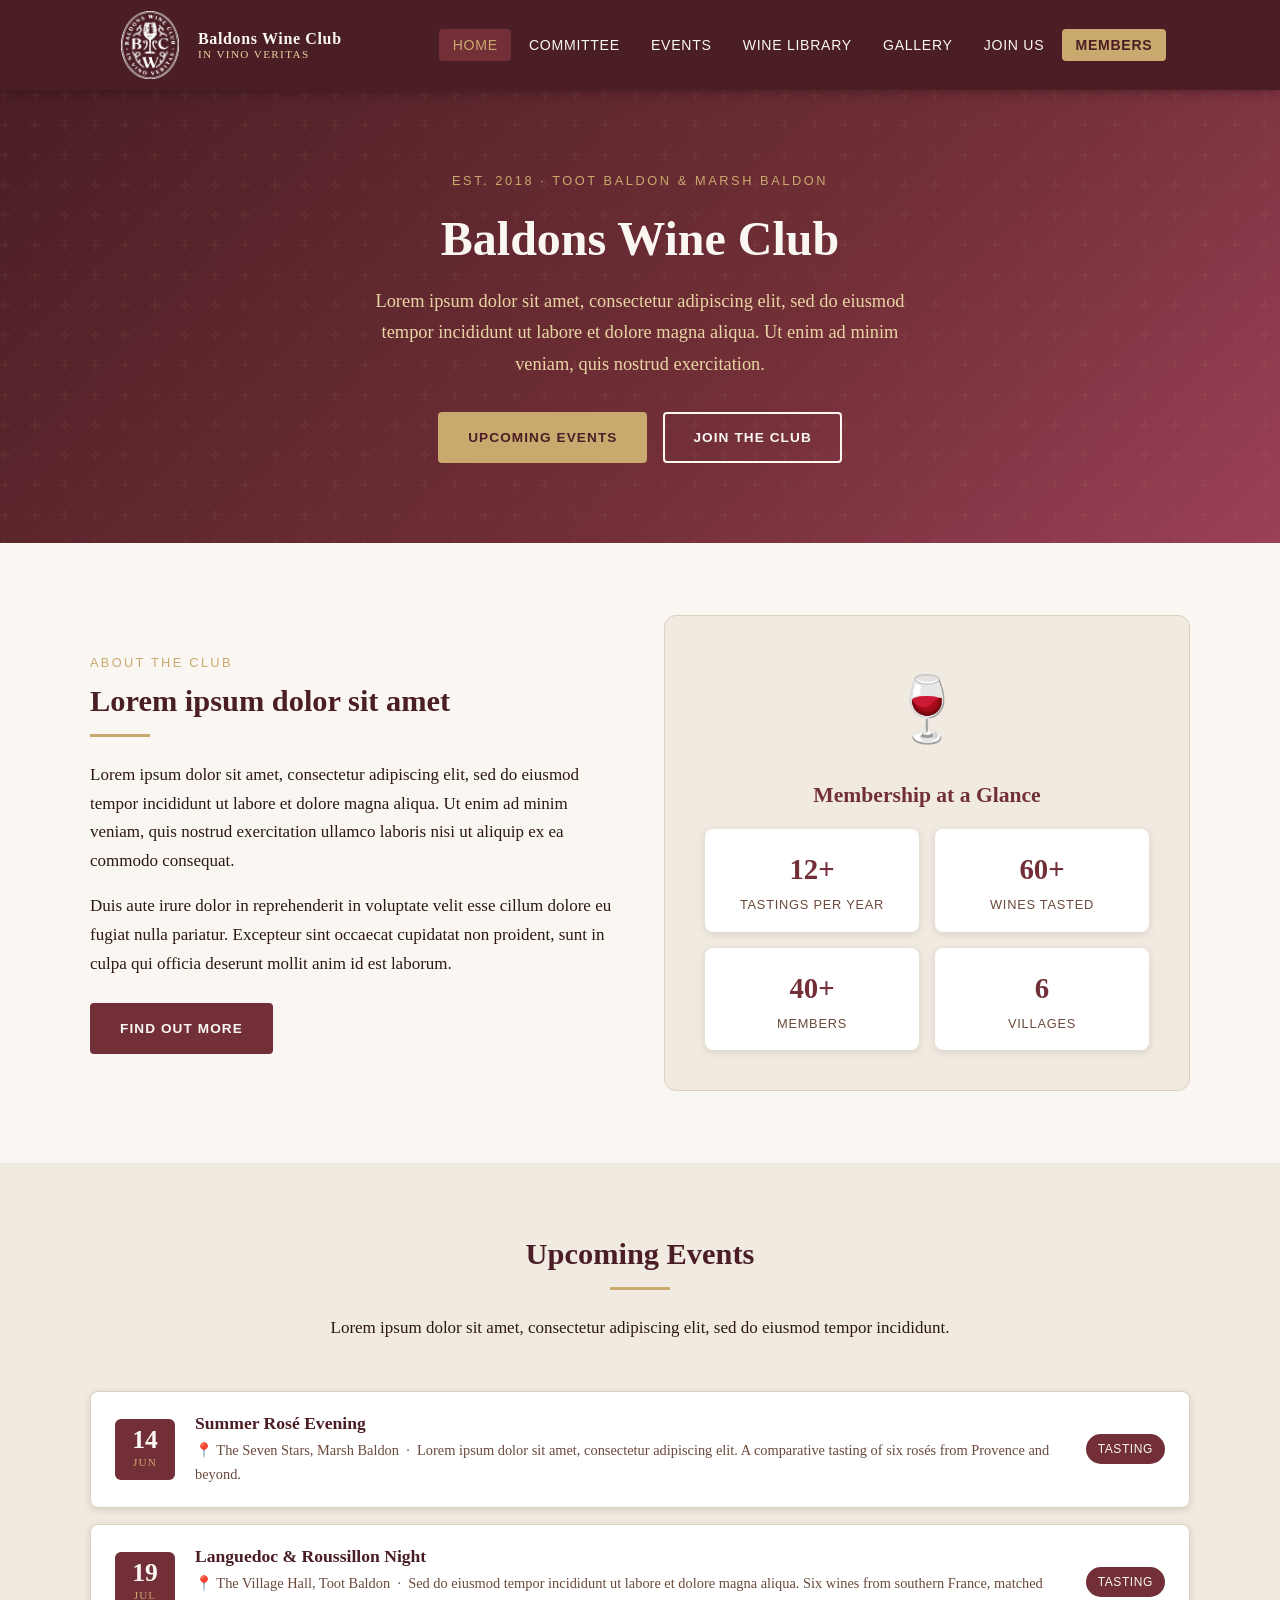
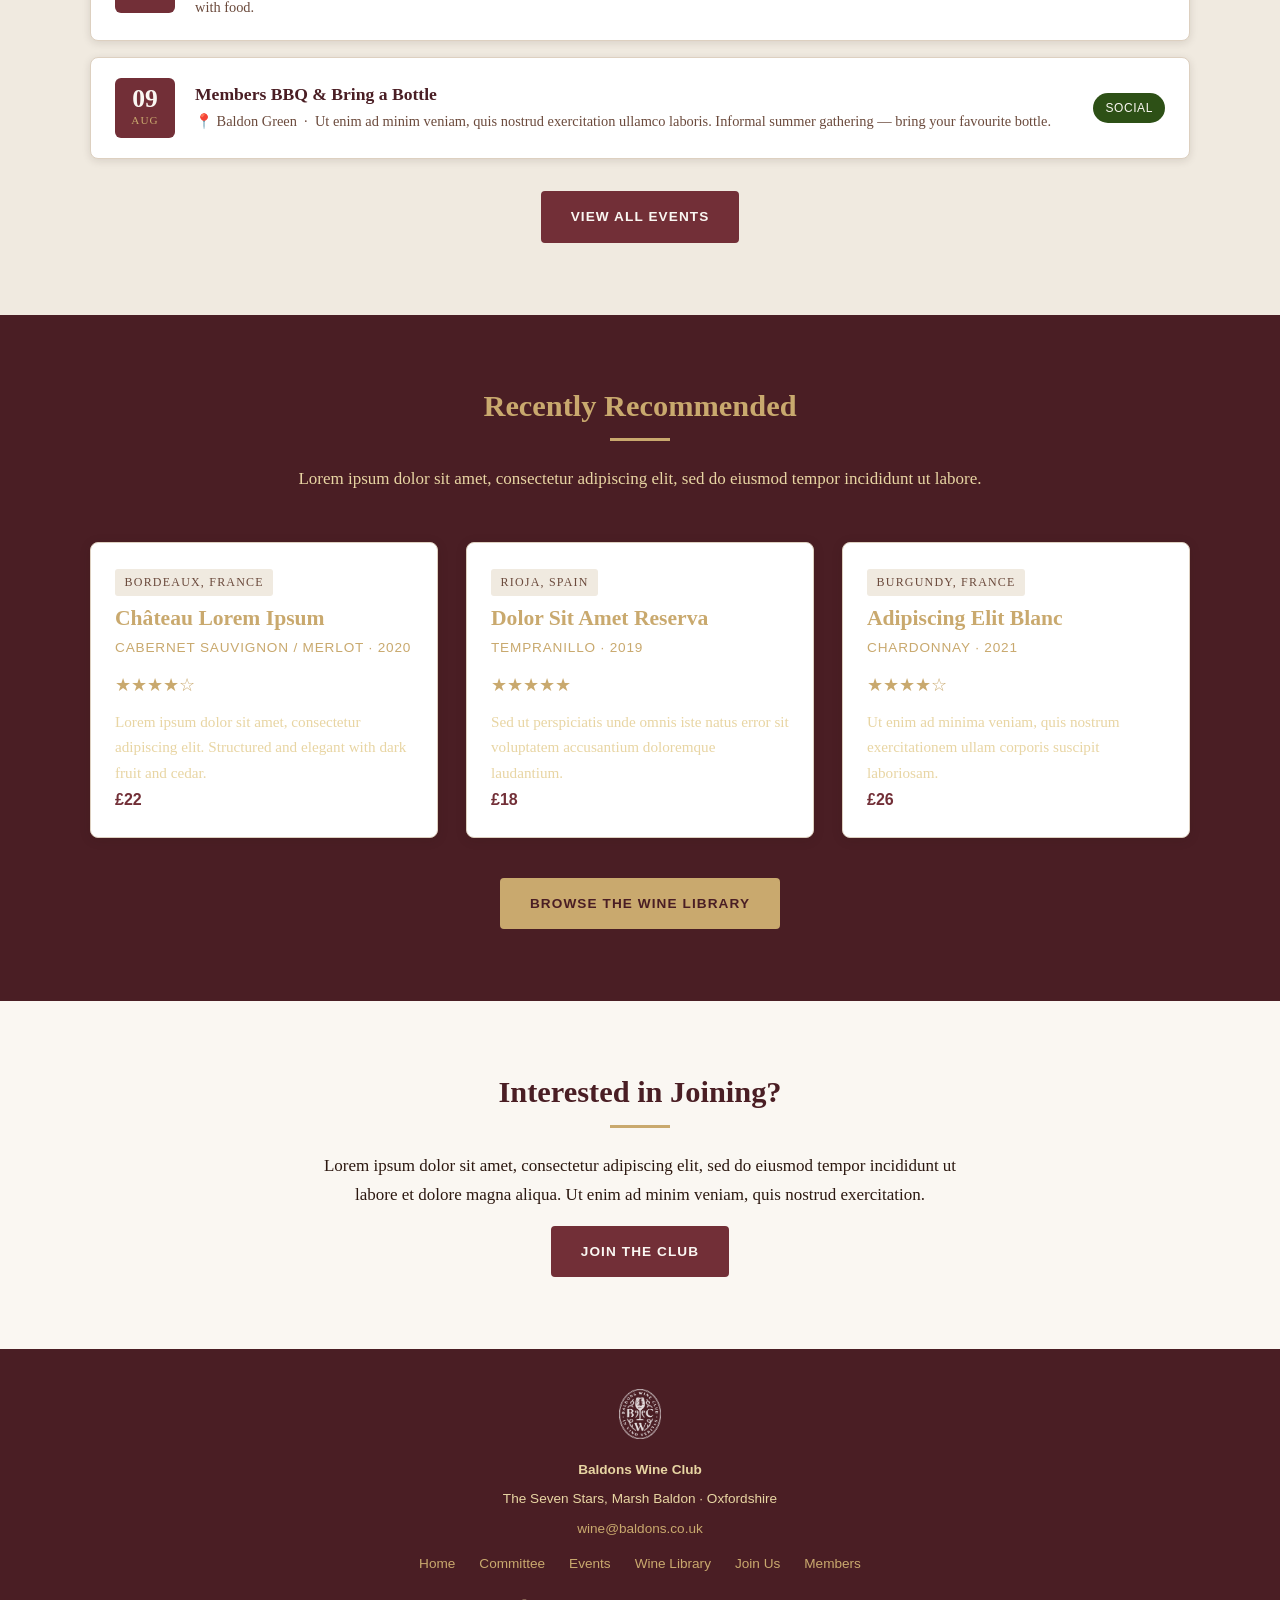
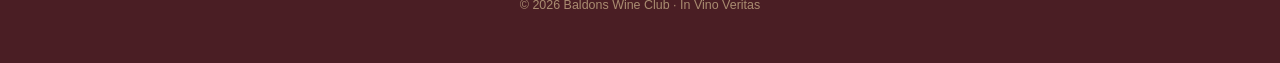
<file: index.html>
<!DOCTYPE html>
<html lang="en">
<head>
  <meta charset="UTF-8">
  <meta name="viewport" content="width=device-width, initial-scale=1.0">
  <title>Baldons Wine Club</title>
  <link rel="stylesheet" href="css/style.css">
  <link rel="icon" href="images/logo.png" type="image/png">
</head>
<body>

<!-- ── HEADER ── -->
<header class="site-header">
  <nav class="nav-inner">
    <a href="index.html" class="nav-brand">
      <div class="logo-mark"><img src="images/logo.png" alt="BWC" style="width:68px;height:68px;object-fit:contain;" onerror="this.style.display='none';this.parentNode.innerHTML='🍷'"></div>
      <div class="brand-text">
        <strong>Baldons Wine Club</strong>
        <span>In Vino Veritas</span>
      </div>
    </a>
    <button class="hamburger" aria-label="Menu">
      <span></span><span></span><span></span>
    </button>
    <ul class="nav-links">
      <li><a href="index.html">Home</a></li>
      <li><a href="committee.html">Committee</a></li>
      <li><a href="events.html">Events</a></li>
      <li><a href="wines.html">Wine Library</a></li>
      <li><a href="gallery.html">Gallery</a></li>
      <li><a href="join.html">Join Us</a></li>
      <li class="members-link"><a href="members.html">Members</a></li>
    </ul>
  </nav>
</header>

<!-- ── HERO ── -->
<section class="hero">
  <div class="hero-inner">
    <p class="eyebrow">Est. 2018 · Toot Baldon & Marsh Baldon</p>
    <h1>Baldons Wine Club</h1>
    <p>Lorem ipsum dolor sit amet, consectetur adipiscing elit, sed do eiusmod tempor incididunt ut labore et dolore magna aliqua. Ut enim ad minim veniam, quis nostrud exercitation.</p>
    <div class="hero-btns">
      <a href="events.html" class="btn btn-primary">Upcoming Events</a>
      <a href="join.html" class="btn btn-outline">Join the Club</a>
    </div>
  </div>
</section>

<!-- ── INTRO ── -->
<section class="section">
  <div class="section-inner" style="display:grid;grid-template-columns:1fr 1fr;gap:3rem;align-items:center;">
    <div>
      <p class="eyebrow" style="font-family:Arial,sans-serif;font-size:0.8rem;letter-spacing:0.18em;text-transform:uppercase;color:var(--gold);margin-bottom:0.5rem;">About the Club</p>
      <h2>Lorem ipsum dolor sit amet</h2>
      <div class="divider"></div>
      <p>Lorem ipsum dolor sit amet, consectetur adipiscing elit, sed do eiusmod tempor incididunt ut labore et dolore magna aliqua. Ut enim ad minim veniam, quis nostrud exercitation ullamco laboris nisi ut aliquip ex ea commodo consequat.</p>
      <p>Duis aute irure dolor in reprehenderit in voluptate velit esse cillum dolore eu fugiat nulla pariatur. Excepteur sint occaecat cupidatat non proident, sunt in culpa qui officia deserunt mollit anim id est laborum.</p>
      <a href="join.html" class="btn btn-burgundy" style="margin-top:0.5rem;">Find Out More</a>
    </div>
    <div style="background:var(--cream-dark);border-radius:12px;padding:2.5rem;text-align:center;border:1px solid var(--border);">
      <div style="font-size:4rem;margin-bottom:1rem;">🍷</div>
      <h3 style="color:var(--burgundy);margin-bottom:0.75rem;">Membership at a Glance</h3>
      <div style="display:grid;grid-template-columns:1fr 1fr;gap:1rem;margin-top:1.25rem;">
        <div style="background:var(--white);border-radius:8px;padding:1rem;box-shadow:0 2px 8px var(--shadow);">
          <div style="font-size:1.8rem;font-weight:bold;color:var(--burgundy);">12+</div>
          <div style="font-size:0.8rem;color:var(--text-light);font-family:Arial,sans-serif;text-transform:uppercase;letter-spacing:0.06em;">Tastings per year</div>
        </div>
        <div style="background:var(--white);border-radius:8px;padding:1rem;box-shadow:0 2px 8px var(--shadow);">
          <div style="font-size:1.8rem;font-weight:bold;color:var(--burgundy);">60+</div>
          <div style="font-size:0.8rem;color:var(--text-light);font-family:Arial,sans-serif;text-transform:uppercase;letter-spacing:0.06em;">Wines tasted</div>
        </div>
        <div style="background:var(--white);border-radius:8px;padding:1rem;box-shadow:0 2px 8px var(--shadow);">
          <div style="font-size:1.8rem;font-weight:bold;color:var(--burgundy);">40+</div>
          <div style="font-size:0.8rem;color:var(--text-light);font-family:Arial,sans-serif;text-transform:uppercase;letter-spacing:0.06em;">Members</div>
        </div>
        <div style="background:var(--white);border-radius:8px;padding:1rem;box-shadow:0 2px 8px var(--shadow);">
          <div style="font-size:1.8rem;font-weight:bold;color:var(--burgundy);">6</div>
          <div style="font-size:0.8rem;color:var(--text-light);font-family:Arial,sans-serif;text-transform:uppercase;letter-spacing:0.06em;">Villages</div>
        </div>
      </div>
    </div>
  </div>
</section>

<!-- ── NEXT EVENTS ── -->
<section class="section bg-cream-dark">
  <div class="section-inner">
    <div class="section-header">
      <h2>Upcoming Events</h2>
      <div class="divider center"></div>
      <p>Lorem ipsum dolor sit amet, consectetur adipiscing elit, sed do eiusmod tempor incididunt.</p>
    </div>
    <div class="events-list" id="events-home"></div>
    <div style="text-align:center;margin-top:2rem;">
      <a href="events.html" class="btn btn-burgundy">View All Events</a>
    </div>
  </div>
</section>

<!-- ── FEATURED WINES ── -->
<section class="section bg-dark">
  <div class="section-inner">
    <div class="section-header">
      <h2>Recently Recommended</h2>
      <div class="divider center" style="background:var(--gold);"></div>
      <p>Lorem ipsum dolor sit amet, consectetur adipiscing elit, sed do eiusmod tempor incididunt ut labore.</p>
    </div>
    <div class="card-grid" id="wines-home"></div>
    <div style="text-align:center;margin-top:2.5rem;">
      <a href="wines.html" class="btn btn-primary">Browse the Wine Library</a>
    </div>
  </div>
</section>

<!-- ── CTA JOIN ── -->
<section class="section" style="text-align:center;">
  <div class="section-inner" style="max-width:640px;">
    <h2>Interested in Joining?</h2>
    <div class="divider center"></div>
    <p>Lorem ipsum dolor sit amet, consectetur adipiscing elit, sed do eiusmod tempor incididunt ut labore et dolore magna aliqua. Ut enim ad minim veniam, quis nostrud exercitation.</p>
    <a href="join.html" class="btn btn-burgundy">Join the Club</a>
  </div>
</section>

<!-- ── FOOTER ── -->
<footer class="site-footer">
  <img src="images/logo.png" alt="Baldons Wine Club" style="height:50px;margin-bottom:0.75rem;opacity:0.85;" onerror="this.style.display='none'">
  <p><strong>Baldons Wine Club</strong></p>
  <p>The Seven Stars, Marsh Baldon · Oxfordshire</p>
  <p><a href="mailto:wine@baldons.co.uk">wine@baldons.co.uk</a></p>
  <div class="footer-links">
    <a href="index.html">Home</a>
    <a href="committee.html">Committee</a>
    <a href="events.html">Events</a>
    <a href="wines.html">Wine Library</a>
    <a href="join.html">Join Us</a>
    <a href="members.html">Members</a>
  </div>
  <p style="margin-top:1.25rem;font-size:0.78rem;opacity:0.6;">© 2026 Baldons Wine Club · In Vino Veritas</p>
</footer>

<script src="js/config.js"></script>
<script src="js/main.js"></script>
<script>
  // Load first 3 events and 3 wines for the home page
  document.addEventListener('DOMContentLoaded', async () => {
    const events = await loadSheet('Events') || SAMPLE_EVENTS.slice(0, 3);
    renderEvents('events-home', events.slice(0, 3));
    const wines = await loadSheet('Wines') || SAMPLE_WINES.slice(0, 3);
    renderWines('wines-home', wines.slice(0, 3));
  });
</script>
</body>
</html>
</file>
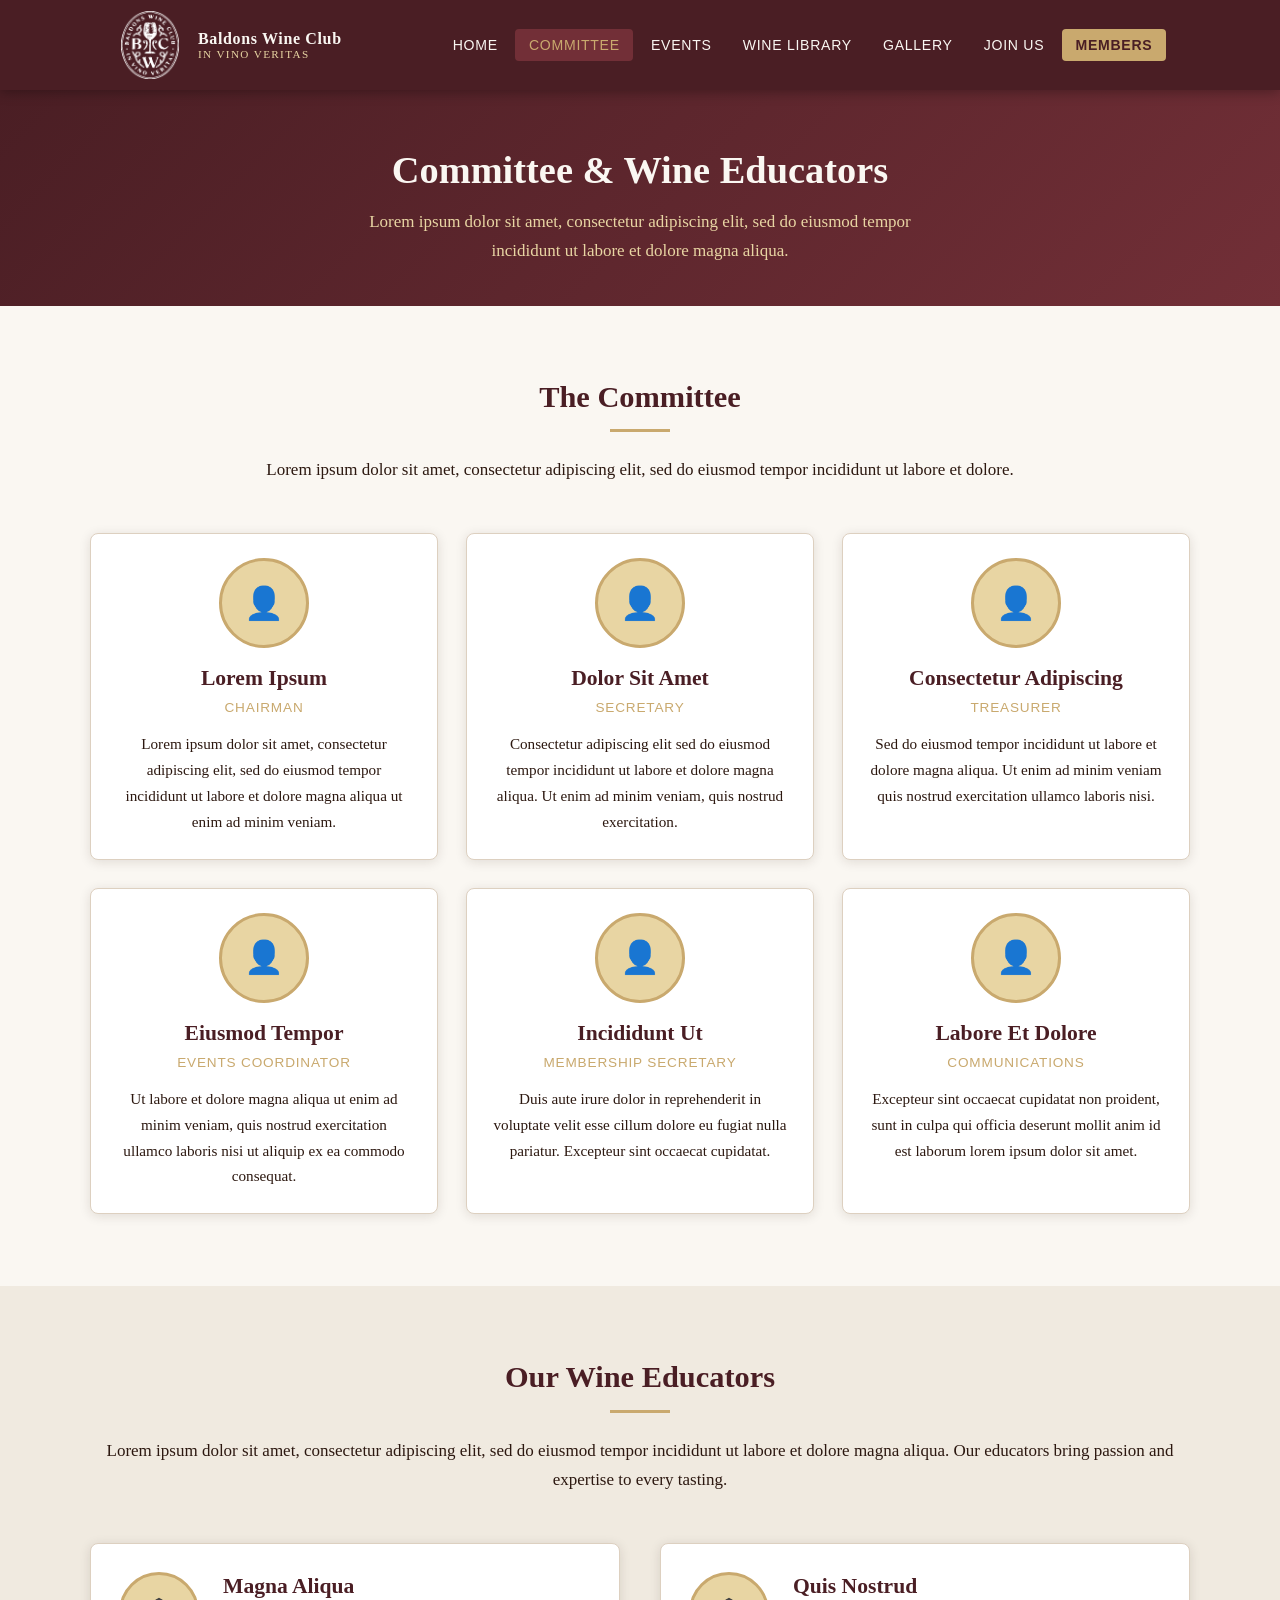
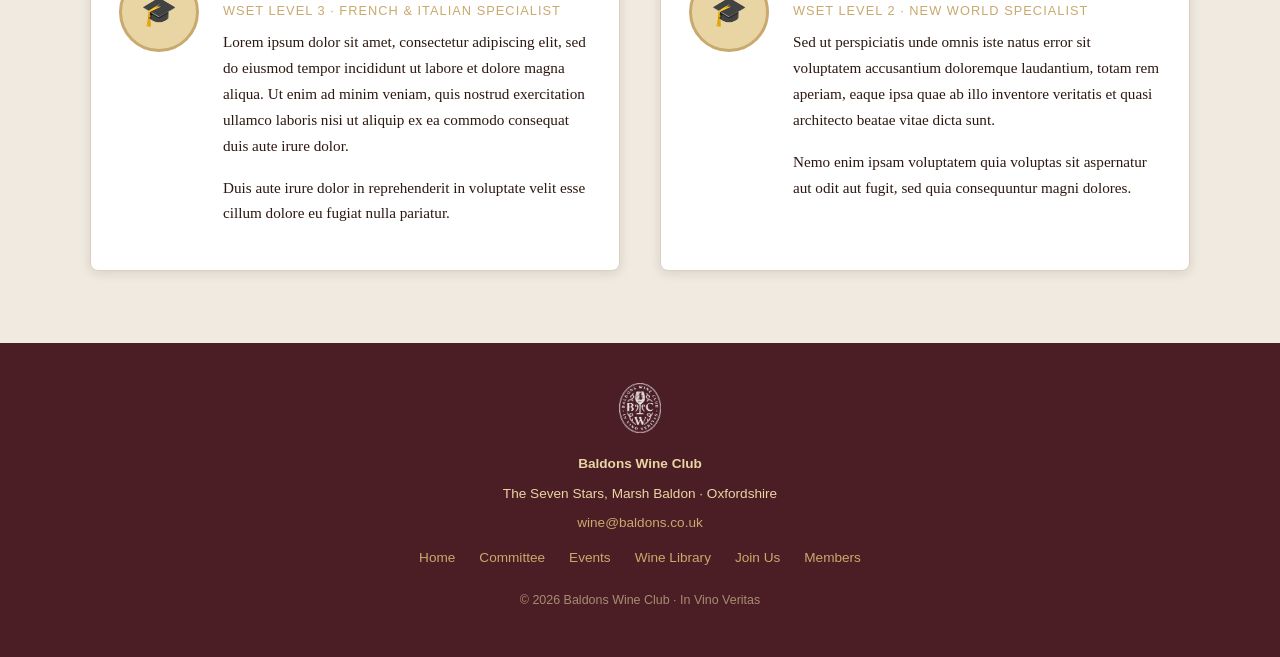
<file: committee.html>
<!DOCTYPE html>
<html lang="en">
<head>
  <meta charset="UTF-8">
  <meta name="viewport" content="width=device-width, initial-scale=1.0">
  <title>Committee & Educators — Baldons Wine Club</title>
  <link rel="stylesheet" href="css/style.css">
  <link rel="icon" href="images/logo.png" type="image/png">
</head>
<body>

<header class="site-header">
  <nav class="nav-inner">
    <a href="index.html" class="nav-brand">
      <div class="logo-mark"><img src="images/logo.png" alt="BWC" style="width:68px;height:68px;object-fit:contain;" onerror="this.style.display='none';this.parentNode.innerHTML='🍷'"></div>
      <div class="brand-text"><strong>Baldons Wine Club</strong><span>In Vino Veritas</span></div>
    </a>
    <button class="hamburger" aria-label="Menu"><span></span><span></span><span></span></button>
    <ul class="nav-links">
      <li><a href="index.html">Home</a></li>
      <li><a href="committee.html">Committee</a></li>
      <li><a href="events.html">Events</a></li>
      <li><a href="wines.html">Wine Library</a></li>
      <li><a href="gallery.html">Gallery</a></li>
      <li><a href="join.html">Join Us</a></li>
      <li class="members-link"><a href="members.html">Members</a></li>
    </ul>
  </nav>
</header>

<div class="page-header">
  <h1>Committee & Wine Educators</h1>
  <p>Lorem ipsum dolor sit amet, consectetur adipiscing elit, sed do eiusmod tempor incididunt ut labore et dolore magna aliqua.</p>
</div>

<!-- ── COMMITTEE ── -->
<section class="section">
  <div class="section-inner">
    <div class="section-header">
      <h2>The Committee</h2>
      <div class="divider center"></div>
      <p>Lorem ipsum dolor sit amet, consectetur adipiscing elit, sed do eiusmod tempor incididunt ut labore et dolore.</p>
    </div>
    <div class="card-grid">

      <div class="card person-card">
        <div class="card-body" style="text-align:center;">
          <div class="avatar">👤</div>
          <h3>Lorem Ipsum</h3>
          <div class="subtitle">Chairman</div>
          <p>Lorem ipsum dolor sit amet, consectetur adipiscing elit, sed do eiusmod tempor incididunt ut labore et dolore magna aliqua ut enim ad minim veniam.</p>
        </div>
      </div>

      <div class="card person-card">
        <div class="card-body" style="text-align:center;">
          <div class="avatar">👤</div>
          <h3>Dolor Sit Amet</h3>
          <div class="subtitle">Secretary</div>
          <p>Consectetur adipiscing elit sed do eiusmod tempor incididunt ut labore et dolore magna aliqua. Ut enim ad minim veniam, quis nostrud exercitation.</p>
        </div>
      </div>

      <div class="card person-card">
        <div class="card-body" style="text-align:center;">
          <div class="avatar">👤</div>
          <h3>Consectetur Adipiscing</h3>
          <div class="subtitle">Treasurer</div>
          <p>Sed do eiusmod tempor incididunt ut labore et dolore magna aliqua. Ut enim ad minim veniam quis nostrud exercitation ullamco laboris nisi.</p>
        </div>
      </div>

      <div class="card person-card">
        <div class="card-body" style="text-align:center;">
          <div class="avatar">👤</div>
          <h3>Eiusmod Tempor</h3>
          <div class="subtitle">Events Coordinator</div>
          <p>Ut labore et dolore magna aliqua ut enim ad minim veniam, quis nostrud exercitation ullamco laboris nisi ut aliquip ex ea commodo consequat.</p>
        </div>
      </div>

      <div class="card person-card">
        <div class="card-body" style="text-align:center;">
          <div class="avatar">👤</div>
          <h3>Incididunt Ut</h3>
          <div class="subtitle">Membership Secretary</div>
          <p>Duis aute irure dolor in reprehenderit in voluptate velit esse cillum dolore eu fugiat nulla pariatur. Excepteur sint occaecat cupidatat.</p>
        </div>
      </div>

      <div class="card person-card">
        <div class="card-body" style="text-align:center;">
          <div class="avatar">👤</div>
          <h3>Labore Et Dolore</h3>
          <div class="subtitle">Communications</div>
          <p>Excepteur sint occaecat cupidatat non proident, sunt in culpa qui officia deserunt mollit anim id est laborum lorem ipsum dolor sit amet.</p>
        </div>
      </div>

    </div>
  </div>
</section>

<!-- ── WINE EDUCATORS ── -->
<section class="section bg-cream-dark">
  <div class="section-inner">
    <div class="section-header">
      <h2>Our Wine Educators</h2>
      <div class="divider center"></div>
      <p>Lorem ipsum dolor sit amet, consectetur adipiscing elit, sed do eiusmod tempor incididunt ut labore et dolore magna aliqua. Our educators bring passion and expertise to every tasting.</p>
    </div>

    <div style="display:grid;grid-template-columns:1fr 1fr;gap:2.5rem;">

      <div class="card" style="display:flex;gap:1.5rem;padding:1.75rem;align-items:flex-start;">
        <div class="avatar" style="width:80px;height:80px;border-radius:50%;background:var(--gold-light);display:flex;align-items:center;justify-content:center;font-size:1.8rem;flex-shrink:0;border:3px solid var(--gold);">🎓</div>
        <div>
          <h3>Magna Aliqua</h3>
          <div class="subtitle" style="font-family:Arial,sans-serif;font-size:0.8rem;letter-spacing:0.08em;text-transform:uppercase;color:var(--gold);margin-bottom:0.5rem;">WSET Level 3 · French & Italian Specialist</div>
          <p style="font-size:0.95rem;">Lorem ipsum dolor sit amet, consectetur adipiscing elit, sed do eiusmod tempor incididunt ut labore et dolore magna aliqua. Ut enim ad minim veniam, quis nostrud exercitation ullamco laboris nisi ut aliquip ex ea commodo consequat duis aute irure dolor.</p>
          <p style="font-size:0.95rem;">Duis aute irure dolor in reprehenderit in voluptate velit esse cillum dolore eu fugiat nulla pariatur.</p>
        </div>
      </div>

      <div class="card" style="display:flex;gap:1.5rem;padding:1.75rem;align-items:flex-start;">
        <div class="avatar" style="width:80px;height:80px;border-radius:50%;background:var(--gold-light);display:flex;align-items:center;justify-content:center;font-size:1.8rem;flex-shrink:0;border:3px solid var(--gold);">🎓</div>
        <div>
          <h3>Quis Nostrud</h3>
          <div class="subtitle" style="font-family:Arial,sans-serif;font-size:0.8rem;letter-spacing:0.08em;text-transform:uppercase;color:var(--gold);margin-bottom:0.5rem;">WSET Level 2 · New World Specialist</div>
          <p style="font-size:0.95rem;">Sed ut perspiciatis unde omnis iste natus error sit voluptatem accusantium doloremque laudantium, totam rem aperiam, eaque ipsa quae ab illo inventore veritatis et quasi architecto beatae vitae dicta sunt.</p>
          <p style="font-size:0.95rem;">Nemo enim ipsam voluptatem quia voluptas sit aspernatur aut odit aut fugit, sed quia consequuntur magni dolores.</p>
        </div>
      </div>

    </div>
  </div>
</section>

<!-- ── FOOTER ── -->
<footer class="site-footer">
  <img src="images/logo.png" alt="Baldons Wine Club" style="height:50px;margin-bottom:0.75rem;opacity:0.85;" onerror="this.style.display='none'">
  <p><strong>Baldons Wine Club</strong></p>
  <p>The Seven Stars, Marsh Baldon · Oxfordshire</p>
  <p><a href="mailto:wine@baldons.co.uk">wine@baldons.co.uk</a></p>
  <div class="footer-links">
    <a href="index.html">Home</a><a href="committee.html">Committee</a>
    <a href="events.html">Events</a><a href="wines.html">Wine Library</a>
    <a href="join.html">Join Us</a><a href="members.html">Members</a>
  </div>
  <p style="margin-top:1.25rem;font-size:0.78rem;opacity:0.6;">© 2026 Baldons Wine Club · In Vino Veritas</p>
</footer>

<script src="js/config.js"></script>
<script src="js/main.js"></script>
</body>
</html>
</file>
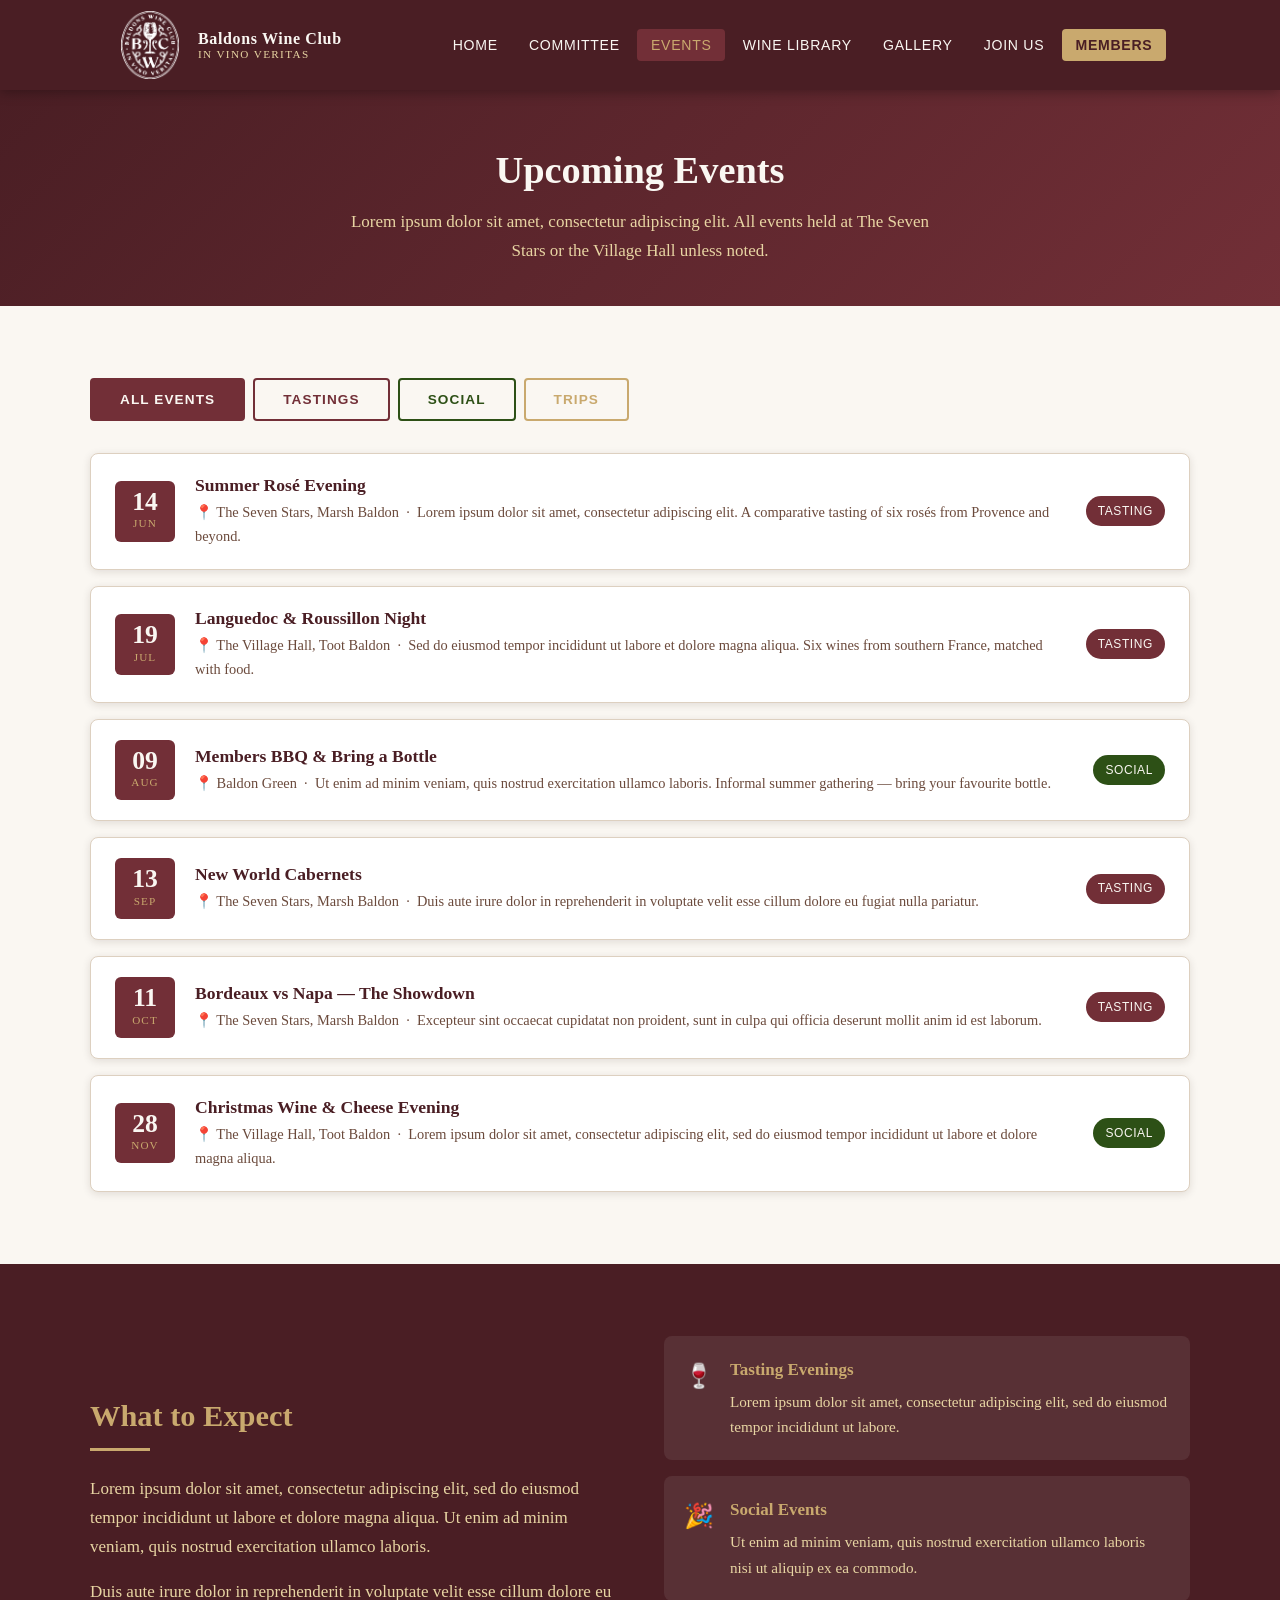
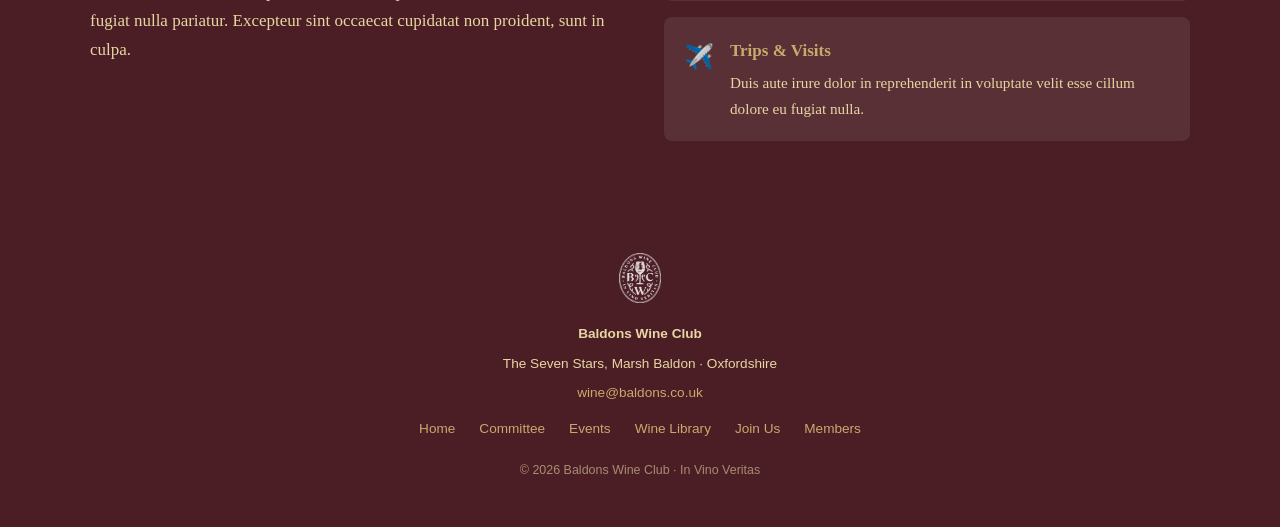
<file: events.html>
<!DOCTYPE html>
<html lang="en">
<head>
  <meta charset="UTF-8">
  <meta name="viewport" content="width=device-width, initial-scale=1.0">
  <title>Events — Baldons Wine Club</title>
  <link rel="stylesheet" href="css/style.css">
  <link rel="icon" href="images/logo.png" type="image/png">
</head>
<body>

<header class="site-header">
  <nav class="nav-inner">
    <a href="index.html" class="nav-brand">
      <div class="logo-mark"><img src="images/logo.png" alt="BWC" style="width:68px;height:68px;object-fit:contain;" onerror="this.style.display='none';this.parentNode.innerHTML='🍷'"></div>
      <div class="brand-text"><strong>Baldons Wine Club</strong><span>In Vino Veritas</span></div>
    </a>
    <button class="hamburger" aria-label="Menu"><span></span><span></span><span></span></button>
    <ul class="nav-links">
      <li><a href="index.html">Home</a></li>
      <li><a href="committee.html">Committee</a></li>
      <li><a href="events.html">Events</a></li>
      <li><a href="wines.html">Wine Library</a></li>
      <li><a href="gallery.html">Gallery</a></li>
      <li><a href="join.html">Join Us</a></li>
      <li class="members-link"><a href="members.html">Members</a></li>
    </ul>
  </nav>
</header>

<div class="page-header">
  <h1>Upcoming Events</h1>
  <p>Lorem ipsum dolor sit amet, consectetur adipiscing elit. All events held at The Seven Stars or the Village Hall unless noted.</p>
</div>

<section class="section">
  <div class="section-inner">

    <!-- Filter tabs -->
    <div style="display:flex;gap:0.5rem;margin-bottom:2rem;flex-wrap:wrap;">
      <button class="btn btn-burgundy filter-btn active" data-filter="all">All Events</button>
      <button class="btn btn-outline filter-btn" style="color:var(--burgundy);border-color:var(--burgundy);" data-filter="Tasting">Tastings</button>
      <button class="btn btn-outline filter-btn" style="color:var(--green);border-color:var(--green);" data-filter="Social">Social</button>
      <button class="btn btn-outline filter-btn" style="color:var(--gold);border-color:var(--gold);" data-filter="Trip">Trips</button>
    </div>

    <div class="events-list" id="events-all"></div>

    <!-- Sheets setup notice (hidden once sheet is configured) -->
    <div id="sheets-notice" style="background:var(--cream-dark);border:1px solid var(--border);border-radius:8px;padding:1.5rem;margin-top:2rem;font-family:Arial,sans-serif;font-size:0.9rem;color:var(--text-light);display:none;">
      <strong>💡 Connect your Google Sheet</strong> — update <code>SHEET_ID</code> in <code>js/config.js</code> to pull live events automatically. See README.md for instructions.
    </div>
  </div>
</section>

<!-- ── HOW EVENTS WORK ── -->
<section class="section bg-dark">
  <div class="section-inner" style="display:grid;grid-template-columns:1fr 1fr;gap:3rem;align-items:center;">
    <div>
      <h2>What to Expect</h2>
      <div class="divider" style="background:var(--gold);"></div>
      <p>Lorem ipsum dolor sit amet, consectetur adipiscing elit, sed do eiusmod tempor incididunt ut labore et dolore magna aliqua. Ut enim ad minim veniam, quis nostrud exercitation ullamco laboris.</p>
      <p>Duis aute irure dolor in reprehenderit in voluptate velit esse cillum dolore eu fugiat nulla pariatur. Excepteur sint occaecat cupidatat non proident, sunt in culpa.</p>
    </div>
    <div style="display:flex;flex-direction:column;gap:1rem;">
      <div style="background:rgba(255,255,255,0.08);border-radius:8px;padding:1.25rem;display:flex;gap:1rem;align-items:flex-start;">
        <span style="font-size:1.5rem;">🍷</span>
        <div><strong style="color:var(--gold);">Tasting Evenings</strong><p style="margin:0.25rem 0 0;font-size:0.95rem;">Lorem ipsum dolor sit amet, consectetur adipiscing elit, sed do eiusmod tempor incididunt ut labore.</p></div>
      </div>
      <div style="background:rgba(255,255,255,0.08);border-radius:8px;padding:1.25rem;display:flex;gap:1rem;align-items:flex-start;">
        <span style="font-size:1.5rem;">🎉</span>
        <div><strong style="color:var(--gold);">Social Events</strong><p style="margin:0.25rem 0 0;font-size:0.95rem;">Ut enim ad minim veniam, quis nostrud exercitation ullamco laboris nisi ut aliquip ex ea commodo.</p></div>
      </div>
      <div style="background:rgba(255,255,255,0.08);border-radius:8px;padding:1.25rem;display:flex;gap:1rem;align-items:flex-start;">
        <span style="font-size:1.5rem;">✈️</span>
        <div><strong style="color:var(--gold);">Trips & Visits</strong><p style="margin:0.25rem 0 0;font-size:0.95rem;">Duis aute irure dolor in reprehenderit in voluptate velit esse cillum dolore eu fugiat nulla.</p></div>
      </div>
    </div>
  </div>
</section>

<footer class="site-footer">
  <img src="images/logo.png" alt="Baldons Wine Club" style="height:50px;margin-bottom:0.75rem;opacity:0.85;" onerror="this.style.display='none'">
  <p><strong>Baldons Wine Club</strong></p>
  <p>The Seven Stars, Marsh Baldon · Oxfordshire</p>
  <p><a href="mailto:wine@baldons.co.uk">wine@baldons.co.uk</a></p>
  <div class="footer-links">
    <a href="index.html">Home</a><a href="committee.html">Committee</a>
    <a href="events.html">Events</a><a href="wines.html">Wine Library</a>
    <a href="join.html">Join Us</a><a href="members.html">Members</a>
  </div>
  <p style="margin-top:1.25rem;font-size:0.78rem;opacity:0.6;">© 2026 Baldons Wine Club · In Vino Veritas</p>
</footer>

<script src="js/config.js"></script>
<script src="js/main.js"></script>
<script>
document.addEventListener('DOMContentLoaded', async () => {
  let allEvents = await loadSheet('Events') || SAMPLE_EVENTS;
  renderEvents('events-all', allEvents);
  if (!BWC_CONFIG.SHEET_ID || BWC_CONFIG.SHEET_ID === 'YOUR_GOOGLE_SHEET_ID_HERE') {
    document.getElementById('sheets-notice').style.display = 'block';
  }

  // Filter buttons
  document.querySelectorAll('.filter-btn').forEach(btn => {
    btn.addEventListener('click', () => {
      document.querySelectorAll('.filter-btn').forEach(b => b.classList.remove('active'));
      btn.classList.add('active');
      const f = btn.dataset.filter;
      const filtered = f === 'all' ? allEvents : allEvents.filter(e => e.Type === f);
      renderEvents('events-all', filtered);
    });
  });
});
</script>
</body>
</html>
</file>
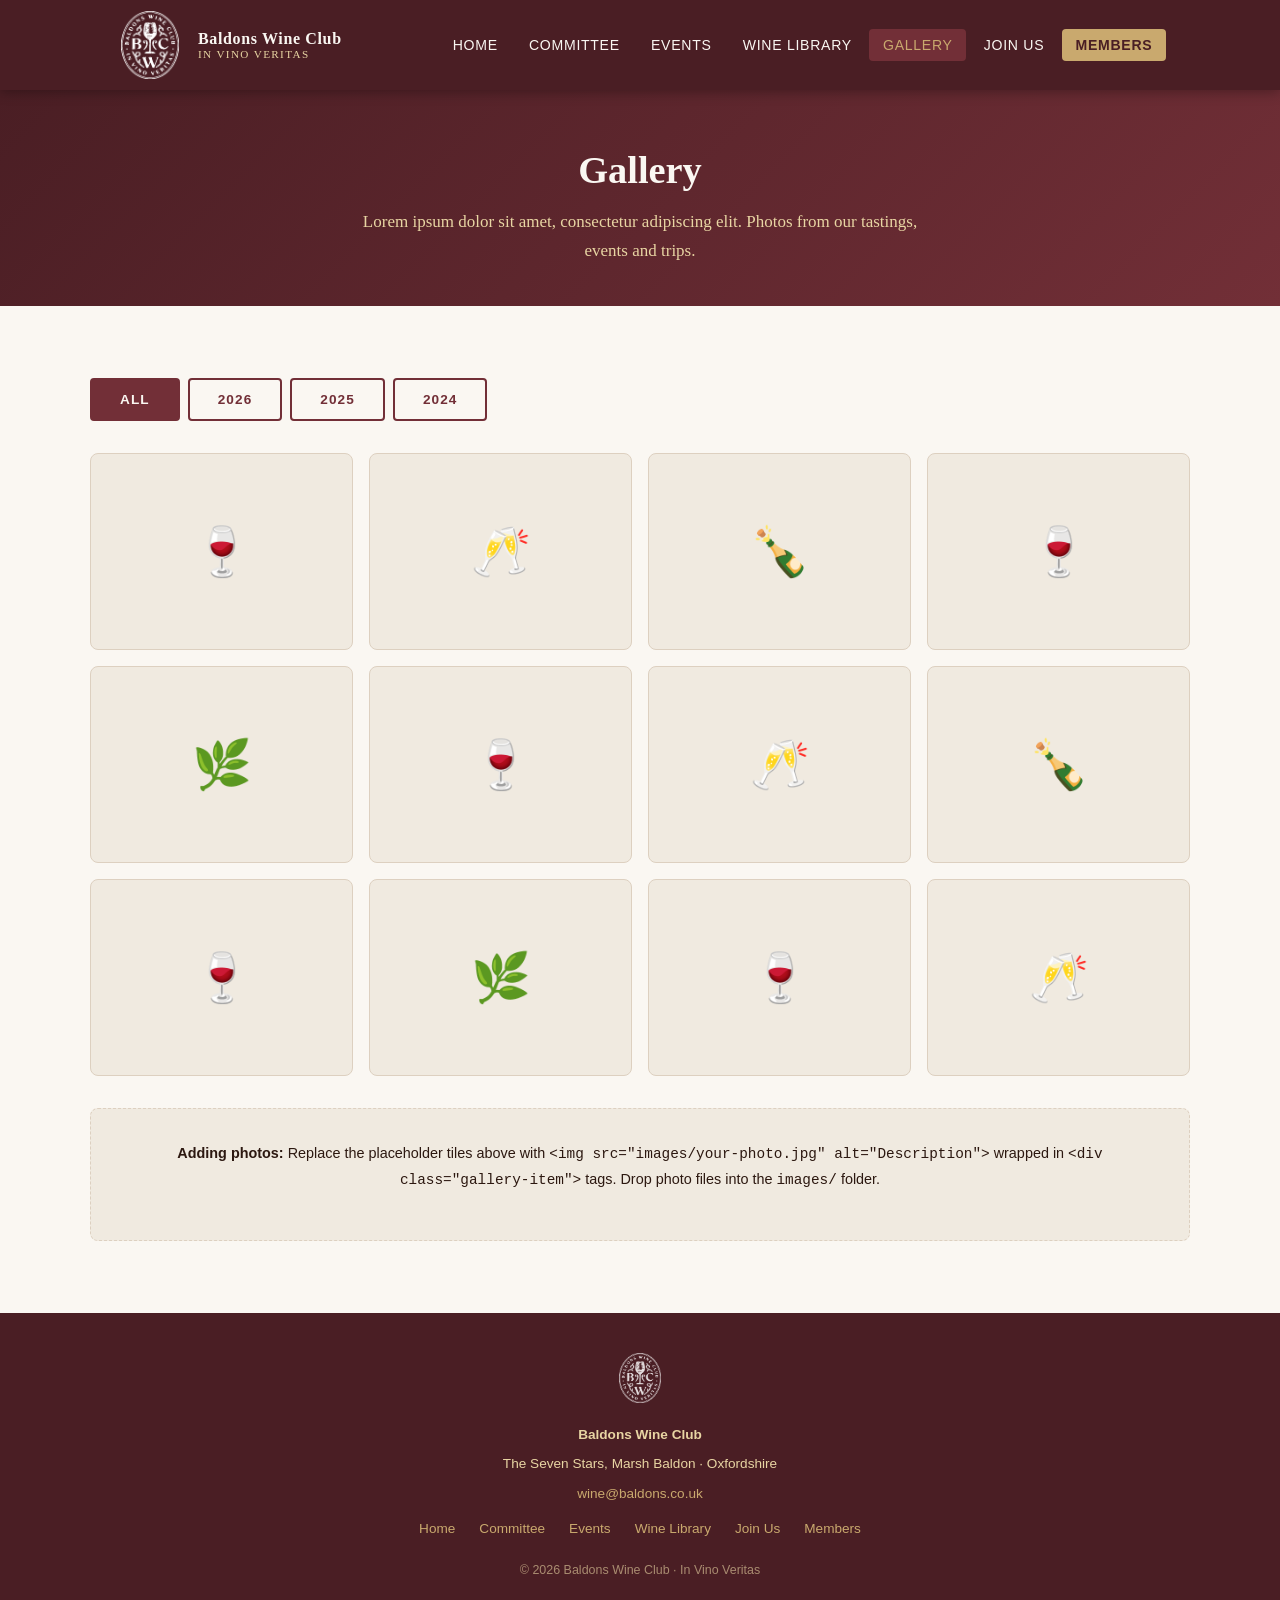
<file: gallery.html>
<!DOCTYPE html>
<html lang="en">
<head>
  <meta charset="UTF-8">
  <meta name="viewport" content="width=device-width, initial-scale=1.0">
  <title>Gallery — Baldons Wine Club</title>
  <link rel="stylesheet" href="css/style.css">
  <link rel="icon" href="images/logo.png" type="image/png">
</head>
<body>

<header class="site-header">
  <nav class="nav-inner">
    <a href="index.html" class="nav-brand">
      <div class="logo-mark"><img src="images/logo.png" alt="BWC" style="width:68px;height:68px;object-fit:contain;" onerror="this.style.display='none';this.parentNode.innerHTML='🍷'"></div>
      <div class="brand-text"><strong>Baldons Wine Club</strong><span>In Vino Veritas</span></div>
    </a>
    <button class="hamburger" aria-label="Menu"><span></span><span></span><span></span></button>
    <ul class="nav-links">
      <li><a href="index.html">Home</a></li>
      <li><a href="committee.html">Committee</a></li>
      <li><a href="events.html">Events</a></li>
      <li><a href="wines.html">Wine Library</a></li>
      <li><a href="gallery.html">Gallery</a></li>
      <li><a href="join.html">Join Us</a></li>
      <li class="members-link"><a href="members.html">Members</a></li>
    </ul>
  </nav>
</header>

<div class="page-header">
  <h1>Gallery</h1>
  <p>Lorem ipsum dolor sit amet, consectetur adipiscing elit. Photos from our tastings, events and trips.</p>
</div>

<section class="section">
  <div class="section-inner">

    <!-- Year filter -->
    <div style="display:flex;gap:0.5rem;margin-bottom:2rem;flex-wrap:wrap;">
      <button class="btn btn-burgundy">All</button>
      <button class="btn btn-outline" style="color:var(--burgundy);border-color:var(--burgundy);">2026</button>
      <button class="btn btn-outline" style="color:var(--burgundy);border-color:var(--burgundy);">2025</button>
      <button class="btn btn-outline" style="color:var(--burgundy);border-color:var(--burgundy);">2024</button>
    </div>

    <div class="gallery-grid">
      <!-- Placeholder tiles — replace with <img> tags as photos are added -->
      <div class="gallery-item">🍷</div>
      <div class="gallery-item">🥂</div>
      <div class="gallery-item">🍾</div>
      <div class="gallery-item">🍷</div>
      <div class="gallery-item">🌿</div>
      <div class="gallery-item">🍷</div>
      <div class="gallery-item">🥂</div>
      <div class="gallery-item">🍾</div>
      <div class="gallery-item">🍷</div>
      <div class="gallery-item">🌿</div>
      <div class="gallery-item">🍷</div>
      <div class="gallery-item">🥂</div>
    </div>

    <div style="background:var(--cream-dark);border:1px dashed var(--border);border-radius:8px;padding:2rem;text-align:center;margin-top:2rem;color:var(--text-light);font-family:Arial,sans-serif;font-size:0.9rem;">
      <p><strong>Adding photos:</strong> Replace the placeholder tiles above with <code>&lt;img src="images/your-photo.jpg" alt="Description"&gt;</code> wrapped in <code>&lt;div class="gallery-item"&gt;</code> tags. Drop photo files into the <code>images/</code> folder.</p>
    </div>

  </div>
</section>

<footer class="site-footer">
  <img src="images/logo.png" alt="Baldons Wine Club" style="height:50px;margin-bottom:0.75rem;opacity:0.85;" onerror="this.style.display='none'">
  <p><strong>Baldons Wine Club</strong></p>
  <p>The Seven Stars, Marsh Baldon · Oxfordshire</p>
  <p><a href="mailto:wine@baldons.co.uk">wine@baldons.co.uk</a></p>
  <div class="footer-links">
    <a href="index.html">Home</a><a href="committee.html">Committee</a>
    <a href="events.html">Events</a><a href="wines.html">Wine Library</a>
    <a href="join.html">Join Us</a><a href="members.html">Members</a>
  </div>
  <p style="margin-top:1.25rem;font-size:0.78rem;opacity:0.6;">© 2026 Baldons Wine Club · In Vino Veritas</p>
</footer>

<script src="js/config.js"></script>
<script src="js/main.js"></script>
</body>
</html>
</file>
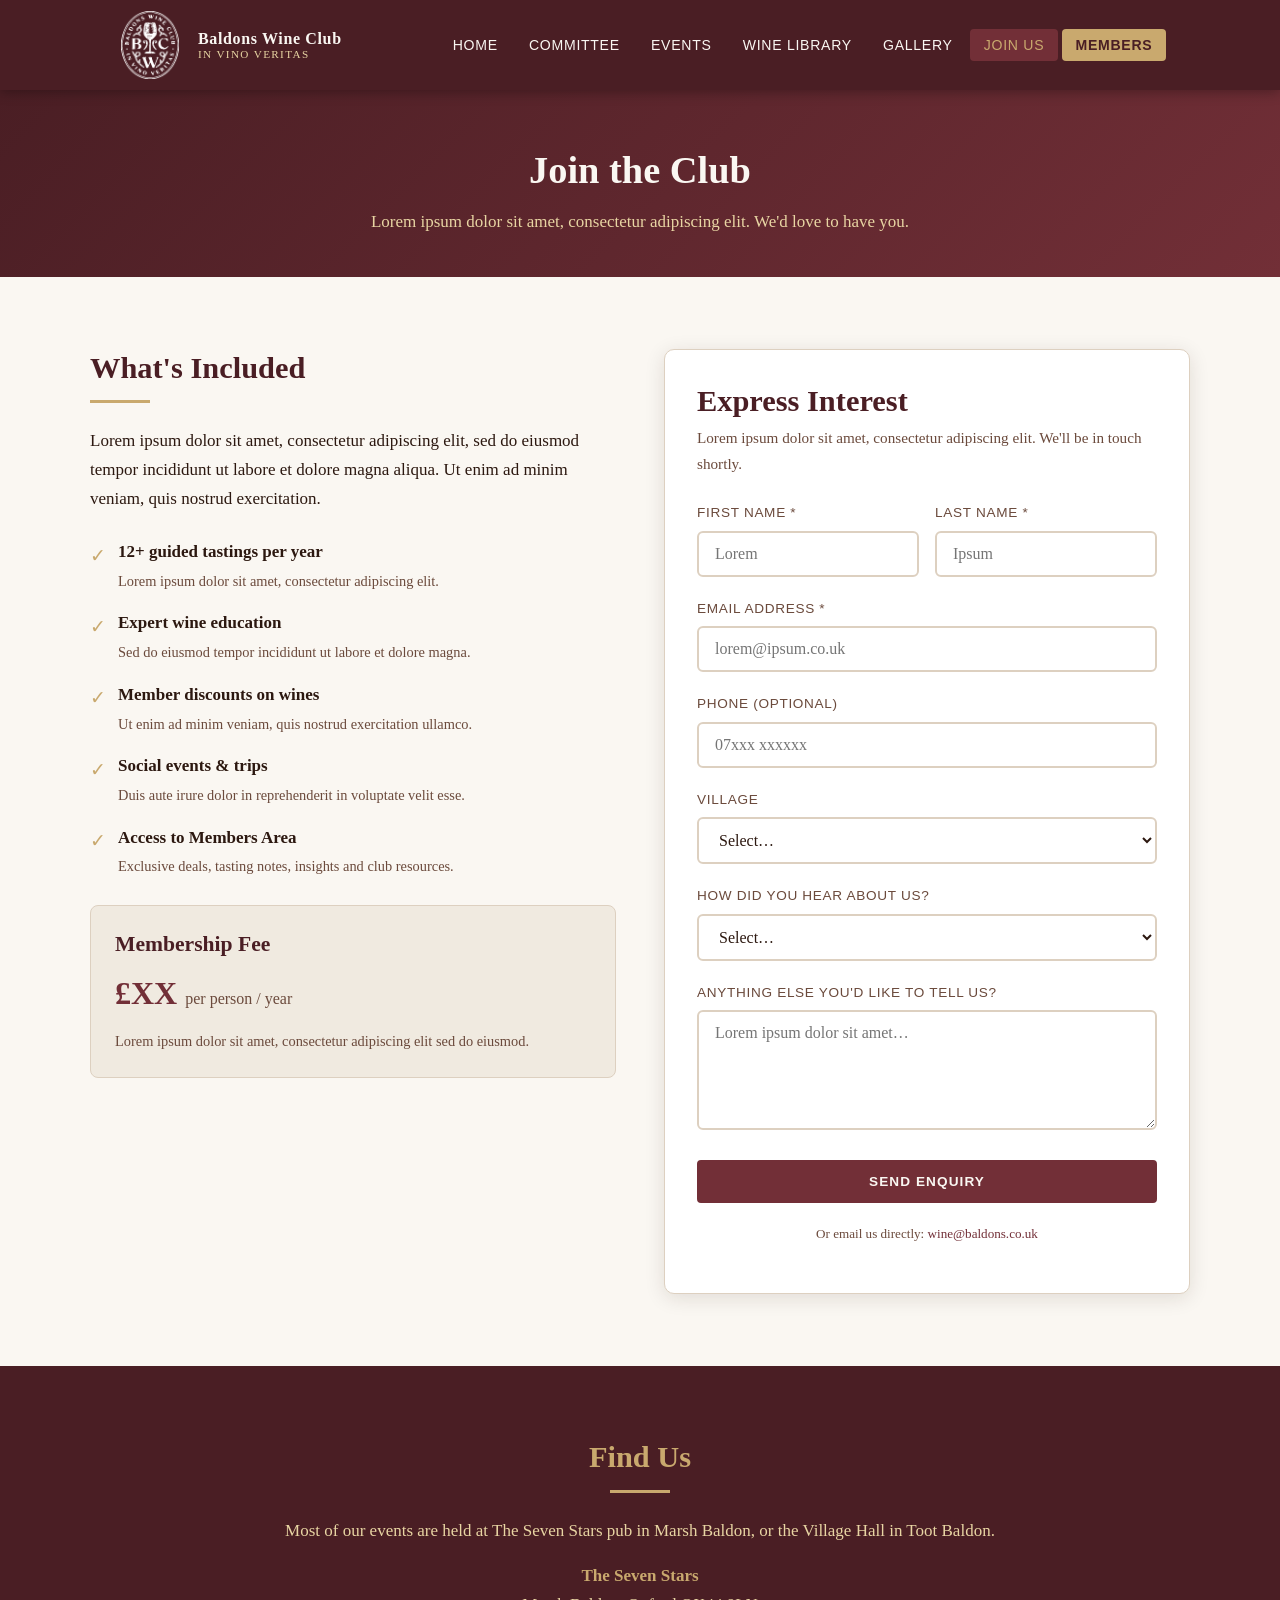
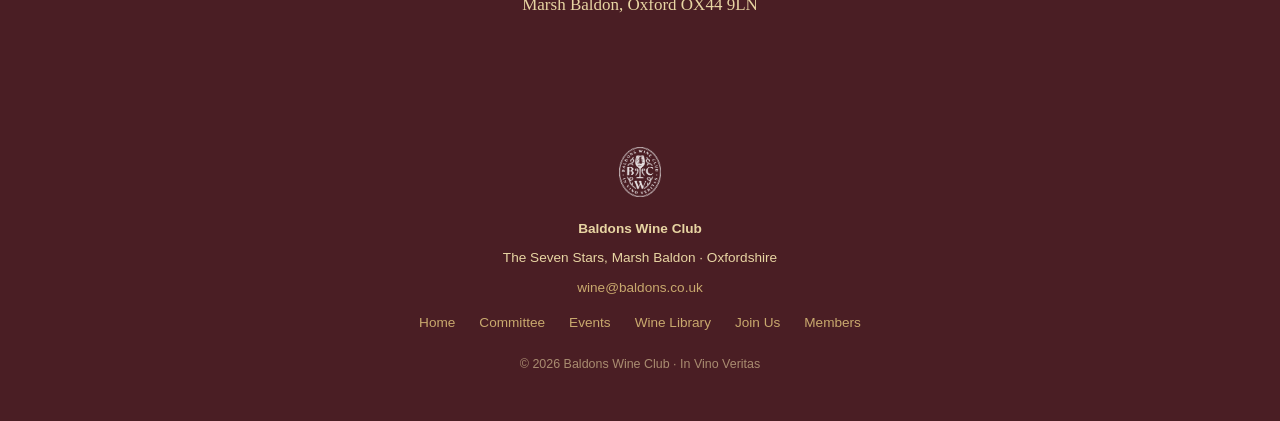
<file: join.html>
<!DOCTYPE html>
<html lang="en">
<head>
  <meta charset="UTF-8">
  <meta name="viewport" content="width=device-width, initial-scale=1.0">
  <title>Join Us — Baldons Wine Club</title>
  <link rel="stylesheet" href="css/style.css">
  <link rel="icon" href="images/logo.png" type="image/png">
</head>
<body>

<header class="site-header">
  <nav class="nav-inner">
    <a href="index.html" class="nav-brand">
      <div class="logo-mark"><img src="images/logo.png" alt="BWC" style="width:68px;height:68px;object-fit:contain;" onerror="this.style.display='none';this.parentNode.innerHTML='🍷'"></div>
      <div class="brand-text"><strong>Baldons Wine Club</strong><span>In Vino Veritas</span></div>
    </a>
    <button class="hamburger" aria-label="Menu"><span></span><span></span><span></span></button>
    <ul class="nav-links">
      <li><a href="index.html">Home</a></li>
      <li><a href="committee.html">Committee</a></li>
      <li><a href="events.html">Events</a></li>
      <li><a href="wines.html">Wine Library</a></li>
      <li><a href="gallery.html">Gallery</a></li>
      <li><a href="join.html">Join Us</a></li>
      <li class="members-link"><a href="members.html">Members</a></li>
    </ul>
  </nav>
</header>

<div class="page-header">
  <h1>Join the Club</h1>
  <p>Lorem ipsum dolor sit amet, consectetur adipiscing elit. We'd love to have you.</p>
</div>

<!-- ── WHAT YOU GET ── -->
<section class="section">
  <div class="section-inner" style="display:grid;grid-template-columns:1fr 1fr;gap:3rem;align-items:start;">

    <div>
      <h2>What's Included</h2>
      <div class="divider"></div>
      <p>Lorem ipsum dolor sit amet, consectetur adipiscing elit, sed do eiusmod tempor incididunt ut labore et dolore magna aliqua. Ut enim ad minim veniam, quis nostrud exercitation.</p>

      <div style="display:flex;flex-direction:column;gap:0.85rem;margin:1.5rem 0;">
        <div style="display:flex;gap:0.75rem;align-items:flex-start;">
          <span style="color:var(--gold);font-size:1.2rem;margin-top:0.1rem;">✓</span>
          <div><strong>12+ guided tastings per year</strong><br><span style="color:var(--text-light);font-size:0.9rem;">Lorem ipsum dolor sit amet, consectetur adipiscing elit.</span></div>
        </div>
        <div style="display:flex;gap:0.75rem;align-items:flex-start;">
          <span style="color:var(--gold);font-size:1.2rem;margin-top:0.1rem;">✓</span>
          <div><strong>Expert wine education</strong><br><span style="color:var(--text-light);font-size:0.9rem;">Sed do eiusmod tempor incididunt ut labore et dolore magna.</span></div>
        </div>
        <div style="display:flex;gap:0.75rem;align-items:flex-start;">
          <span style="color:var(--gold);font-size:1.2rem;margin-top:0.1rem;">✓</span>
          <div><strong>Member discounts on wines</strong><br><span style="color:var(--text-light);font-size:0.9rem;">Ut enim ad minim veniam, quis nostrud exercitation ullamco.</span></div>
        </div>
        <div style="display:flex;gap:0.75rem;align-items:flex-start;">
          <span style="color:var(--gold);font-size:1.2rem;margin-top:0.1rem;">✓</span>
          <div><strong>Social events &amp; trips</strong><br><span style="color:var(--text-light);font-size:0.9rem;">Duis aute irure dolor in reprehenderit in voluptate velit esse.</span></div>
        </div>
        <div style="display:flex;gap:0.75rem;align-items:flex-start;">
          <span style="color:var(--gold);font-size:1.2rem;margin-top:0.1rem;">✓</span>
          <div><strong>Access to Members Area</strong><br><span style="color:var(--text-light);font-size:0.9rem;">Exclusive deals, tasting notes, insights and club resources.</span></div>
        </div>
      </div>

      <div style="background:var(--cream-dark);border:1px solid var(--border);border-radius:8px;padding:1.5rem;margin-top:1.5rem;">
        <h3 style="margin-bottom:0.5rem;">Membership Fee</h3>
        <div style="font-size:2rem;font-weight:bold;color:var(--burgundy);">£XX <span style="font-size:1rem;font-weight:normal;color:var(--text-light);">per person / year</span></div>
        <p style="margin:0.5rem 0 0;font-size:0.9rem;color:var(--text-light);">Lorem ipsum dolor sit amet, consectetur adipiscing elit sed do eiusmod.</p>
      </div>
    </div>

    <!-- ── FORM ── -->
    <div>
      <div style="background:var(--white);border:1px solid var(--border);border-radius:10px;padding:2rem;box-shadow:0 4px 20px var(--shadow);">
        <h2 style="margin-bottom:0.25rem;">Express Interest</h2>
        <p style="color:var(--text-light);font-size:0.95rem;margin-bottom:1.5rem;">Lorem ipsum dolor sit amet, consectetur adipiscing elit. We'll be in touch shortly.</p>

        <form id="join-form">
          <div style="display:grid;grid-template-columns:1fr 1fr;gap:1rem;">
            <div class="form-group"><label>First Name *</label><input type="text" required placeholder="Lorem"></div>
            <div class="form-group"><label>Last Name *</label><input type="text" required placeholder="Ipsum"></div>
          </div>
          <div class="form-group"><label>Email Address *</label><input type="email" required placeholder="lorem@ipsum.co.uk"></div>
          <div class="form-group"><label>Phone (optional)</label><input type="tel" placeholder="07xxx xxxxxx"></div>
          <div class="form-group">
            <label>Village</label>
            <select>
              <option value="">Select…</option>
              <option>Toot Baldon</option>
              <option>Marsh Baldon</option>
              <option>Little Baldon</option>
              <option>Nuneham Courtenay</option>
              <option>Nearby village</option>
            </select>
          </div>
          <div class="form-group">
            <label>How did you hear about us?</label>
            <select>
              <option value="">Select…</option>
              <option>Village newsletter</option>
              <option>Friend / word of mouth</option>
              <option>Social media</option>
              <option>Parish notice board</option>
              <option>Other</option>
            </select>
          </div>
          <div class="form-group">
            <label>Anything else you'd like to tell us?</label>
            <textarea placeholder="Lorem ipsum dolor sit amet…"></textarea>
          </div>
          <button type="submit" class="btn btn-burgundy" style="width:100%;">Send Enquiry</button>
        </form>

        <div class="form-success" id="form-success">
          ✅ <strong>Thank you!</strong> Lorem ipsum dolor sit amet, consectetur adipiscing elit — we'll be in touch soon.
        </div>

        <p style="margin-top:1.25rem;font-size:0.82rem;color:var(--text-light);text-align:center;">Or email us directly: <a href="mailto:wine@baldons.co.uk">wine@baldons.co.uk</a></p>
      </div>
    </div>

  </div>
</section>

<!-- ── FIND US ── -->
<section class="section bg-dark">
  <div class="section-inner" style="text-align:center;">
    <h2>Find Us</h2>
    <div class="divider center" style="background:var(--gold);"></div>
    <p>Most of our events are held at The Seven Stars pub in Marsh Baldon, or the Village Hall in Toot Baldon.</p>
    <p style="margin-top:0.5rem;"><strong style="color:var(--gold);">The Seven Stars</strong><br>Marsh Baldon, Oxford OX44 9LN</p>
  </div>
</section>

<footer class="site-footer">
  <img src="images/logo.png" alt="Baldons Wine Club" style="height:50px;margin-bottom:0.75rem;opacity:0.85;" onerror="this.style.display='none'">
  <p><strong>Baldons Wine Club</strong></p>
  <p>The Seven Stars, Marsh Baldon · Oxfordshire</p>
  <p><a href="mailto:wine@baldons.co.uk">wine@baldons.co.uk</a></p>
  <div class="footer-links">
    <a href="index.html">Home</a><a href="committee.html">Committee</a>
    <a href="events.html">Events</a><a href="wines.html">Wine Library</a>
    <a href="join.html">Join Us</a><a href="members.html">Members</a>
  </div>
  <p style="margin-top:1.25rem;font-size:0.78rem;opacity:0.6;">© 2026 Baldons Wine Club · In Vino Veritas</p>
</footer>

<script src="js/config.js"></script>
<script src="js/main.js"></script>
<script>
document.addEventListener('DOMContentLoaded', () => initContactForm());
</script>
</body>
</html>
</file>
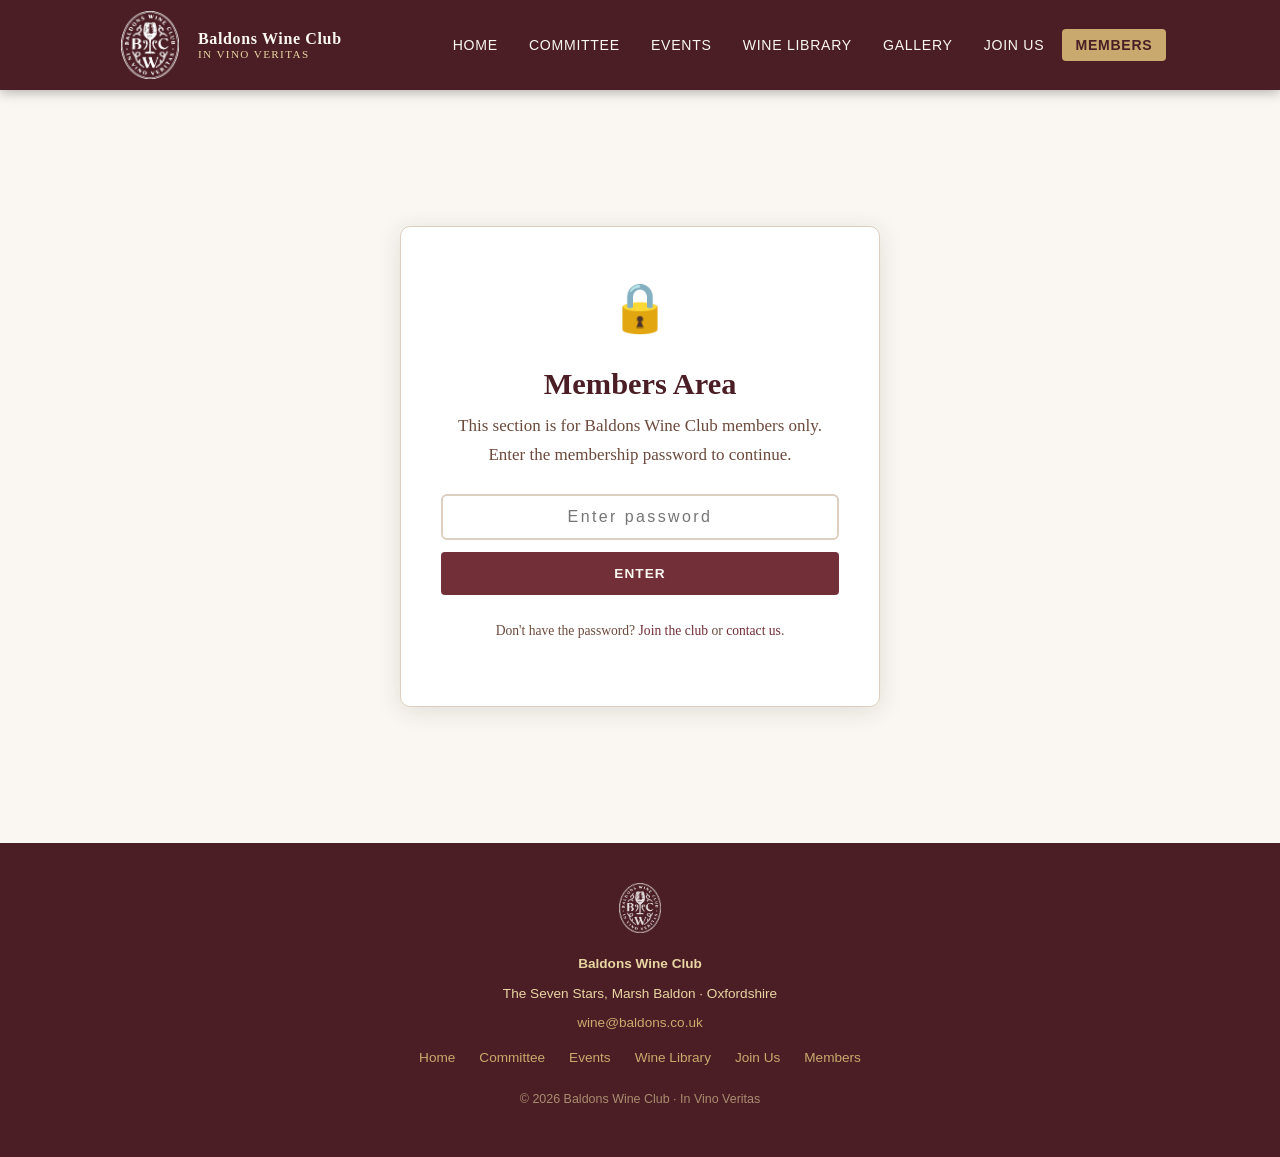
<file: members.html>
<!DOCTYPE html>
<html lang="en">
<head>
  <meta charset="UTF-8">
  <meta name="viewport" content="width=device-width, initial-scale=1.0">
  <title>Members Area — Baldons Wine Club</title>
  <link rel="stylesheet" href="css/style.css">
  <link rel="icon" href="images/logo.png" type="image/png">
</head>
<body>

<header class="site-header">
  <nav class="nav-inner">
    <a href="index.html" class="nav-brand">
      <div class="logo-mark"><img src="images/logo.png" alt="BWC" style="width:68px;height:68px;object-fit:contain;" onerror="this.style.display='none';this.parentNode.innerHTML='🍷'"></div>
      <div class="brand-text"><strong>Baldons Wine Club</strong><span>In Vino Veritas</span></div>
    </a>
    <button class="hamburger" aria-label="Menu"><span></span><span></span><span></span></button>
    <ul class="nav-links">
      <li><a href="index.html">Home</a></li>
      <li><a href="committee.html">Committee</a></li>
      <li><a href="events.html">Events</a></li>
      <li><a href="wines.html">Wine Library</a></li>
      <li><a href="gallery.html">Gallery</a></li>
      <li><a href="join.html">Join Us</a></li>
      <li class="members-link"><a href="members.html">Members</a></li>
    </ul>
  </nav>
</header>

<section class="section">
  <div class="section-inner">

    <!-- ── PASSWORD GATE ── -->
    <div class="members-gate" id="members-gate">
      <div class="lock-icon">🔒</div>
      <h2>Members Area</h2>
      <p>This section is for Baldons Wine Club members only. Enter the membership password to continue.</p>
      <form class="password-form" id="password-form">
        <input type="password" id="members-password" placeholder="Enter password" autocomplete="current-password">
        <button type="submit" class="btn btn-burgundy">Enter</button>
        <p class="error" id="password-error">Incorrect password — please try again.</p>
      </form>
      <p style="margin-top:1.5rem;font-size:0.85rem;color:var(--text-light);">Don't have the password? <a href="join.html">Join the club</a> or <a href="join.html">contact us</a>.</p>
    </div>

    <!-- ── MEMBERS CONTENT ── -->
    <div id="members-content" style="display:none;">

      <div class="page-header" style="margin:-4.5rem -1.5rem 2.5rem;border-radius:0;">
        <h1>Welcome, Members 🍷</h1>
        <p>Lorem ipsum dolor sit amet, consectetur adipiscing elit. Your exclusive members content is below.</p>
      </div>

      <!-- Special Deals -->
      <div class="section-header">
        <h2>Member Deals &amp; Discounts</h2>
        <div class="divider center"></div>
        <p>Lorem ipsum dolor sit amet, consectetur adipiscing elit, sed do eiusmod tempor incididunt ut labore et dolore.</p>
      </div>
      <div class="card-grid" style="margin-bottom:3rem;">
        <div class="card"><div class="card-body">
          <div class="subtitle">Until 30 Jun 2026</div>
          <h3>Lorem Ipsum Wines — 15% Off</h3>
          <p>Consectetur adipiscing elit, sed do eiusmod tempor incididunt ut labore et dolore magna aliqua. Use code <strong>BALDONS15</strong> at checkout.</p>
          <a href="#" class="btn btn-burgundy" style="margin-top:0.5rem;font-size:0.82rem;padding:0.5rem 1rem;">Get Deal</a>
        </div></div>
        <div class="card"><div class="card-body">
          <div class="subtitle">Ongoing</div>
          <h3>Dolor Sit Amet Cellar — Free Delivery</h3>
          <p>Sed ut perspiciatis unde omnis iste natus error sit voluptatem accusantium doloremque laudantium totam.</p>
          <a href="#" class="btn btn-burgundy" style="margin-top:0.5rem;font-size:0.82rem;padding:0.5rem 1rem;">Get Deal</a>
        </div></div>
        <div class="card"><div class="card-body">
          <div class="subtitle">New</div>
          <h3>Adipiscing Fine Wines — Case Discount</h3>
          <p>Nemo enim ipsam voluptatem quia voluptas sit aspernatur aut odit aut fugit sed quia consequuntur magni.</p>
          <a href="#" class="btn btn-burgundy" style="margin-top:0.5rem;font-size:0.82rem;padding:0.5rem 1rem;">Get Deal</a>
        </div></div>
      </div>

      <!-- Members Insights -->
      <div class="section-header">
        <h2>Members Insights</h2>
        <div class="divider center"></div>
        <p>Sed do eiusmod tempor incididunt ut labore et dolore magna aliqua — exclusive tips, notes and resources.</p>
      </div>
      <div class="card-grid" style="margin-bottom:3rem;">
        <div class="card"><div class="card-body">
          <div class="subtitle">Jun 2026</div>
          <h3>Summer Wine Guide 2026</h3>
          <p>Lorem ipsum dolor sit amet, consectetur adipiscing elit, sed do eiusmod tempor incididunt ut labore.</p>
          <a href="#" class="buy-link">Read →</a>
        </div></div>
        <div class="card"><div class="card-body">
          <div class="subtitle">May 2026</div>
          <h3>Rosé: How to Choose Well</h3>
          <p>Ut enim ad minim veniam, quis nostrud exercitation ullamco laboris nisi ut aliquip ex ea commodo.</p>
          <a href="#" class="buy-link">Read →</a>
        </div></div>
        <div class="card"><div class="card-body">
          <div class="subtitle">Apr 2026</div>
          <h3>Natural Wine: A Primer</h3>
          <p>Duis aute irure dolor in reprehenderit in voluptate velit esse cillum dolore eu fugiat nulla pariatur.</p>
          <a href="#" class="buy-link">Read →</a>
        </div></div>
      </div>

      <!-- Meeting minutes / docs -->
      <div style="background:var(--cream-dark);border:1px solid var(--border);border-radius:8px;padding:2rem;margin-bottom:2rem;">
        <h3 style="margin-bottom:1rem;">📄 Members Documents</h3>
        <ul style="list-style:none;display:flex;flex-direction:column;gap:0.5rem;">
          <li><a href="#" class="buy-link">AGM Minutes — March 2026</a></li>
          <li><a href="#" class="buy-link">Membership Renewal 2026–27</a></li>
          <li><a href="#" class="buy-link">Club Constitution (updated 2025)</a></li>
        </ul>
      </div>

      <p style="text-align:center;color:var(--text-light);font-size:0.9rem;">
        <a href="#" onclick="sessionStorage.removeItem('bwc-member-auth');location.reload();" style="color:var(--text-light);">Sign out of members area</a>
      </p>

    </div><!-- /members-content -->
  </div>
</section>

<footer class="site-footer">
  <img src="images/logo.png" alt="Baldons Wine Club" style="height:50px;margin-bottom:0.75rem;opacity:0.85;" onerror="this.style.display='none'">
  <p><strong>Baldons Wine Club</strong></p>
  <p>The Seven Stars, Marsh Baldon · Oxfordshire</p>
  <p><a href="mailto:wine@baldons.co.uk">wine@baldons.co.uk</a></p>
  <div class="footer-links">
    <a href="index.html">Home</a><a href="committee.html">Committee</a>
    <a href="events.html">Events</a><a href="wines.html">Wine Library</a>
    <a href="join.html">Join Us</a><a href="members.html">Members</a>
  </div>
  <p style="margin-top:1.25rem;font-size:0.78rem;opacity:0.6;">© 2026 Baldons Wine Club · In Vino Veritas</p>
</footer>

<script src="js/config.js"></script>
<script src="js/main.js"></script>
<script>
document.addEventListener('DOMContentLoaded', () => {
  initMembersGate();
});
</script>
</body>
</html>
</file>
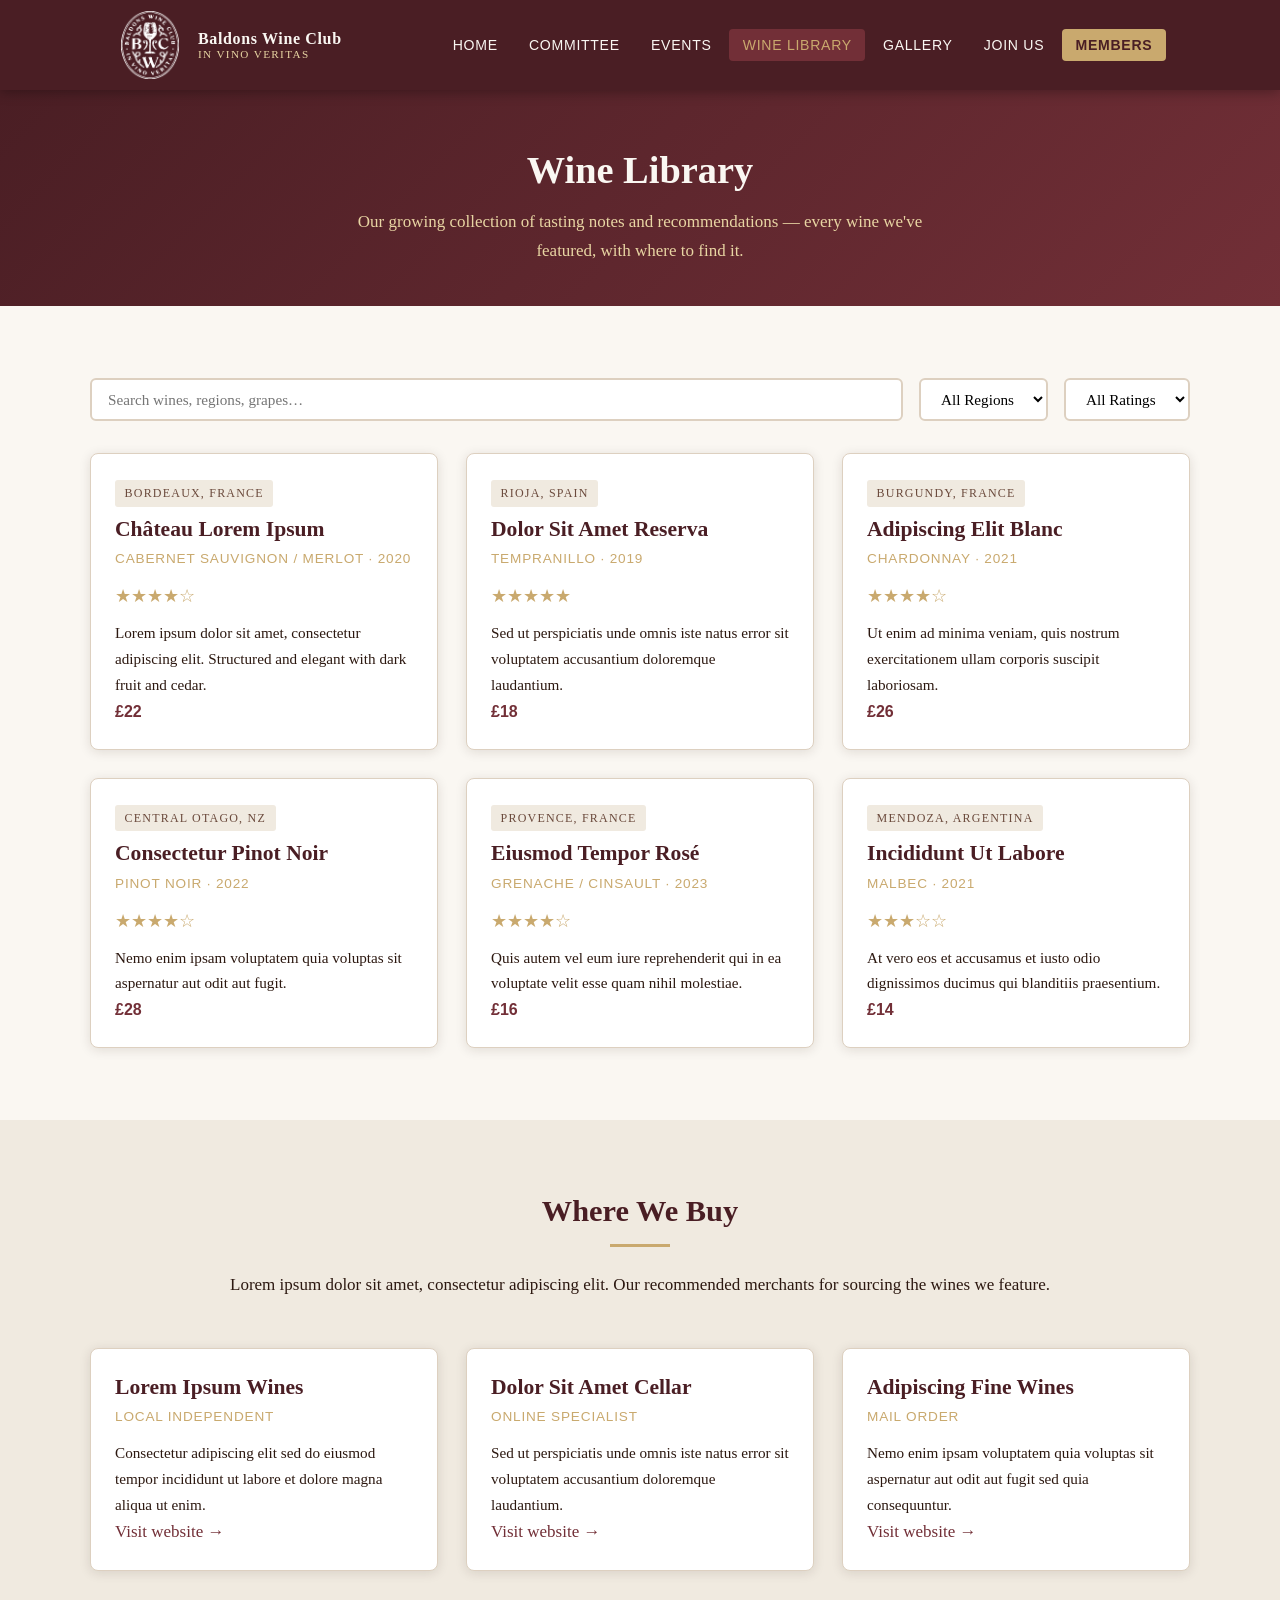
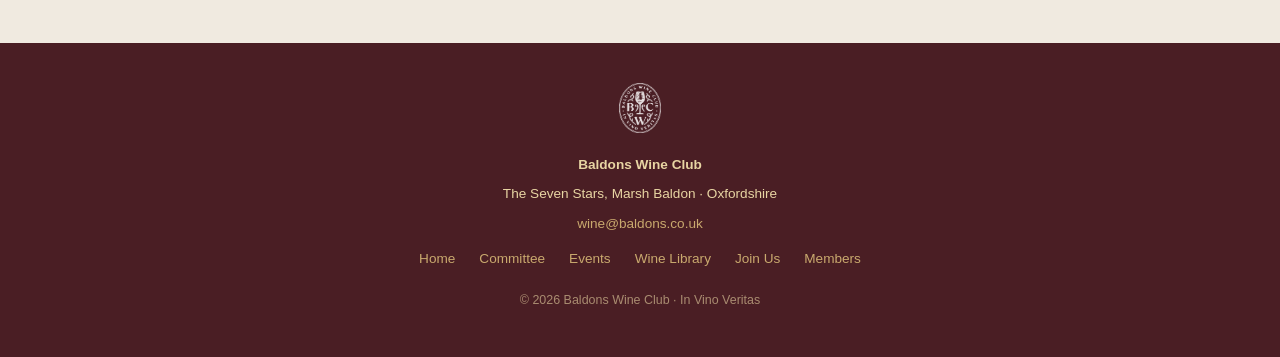
<file: wines.html>
<!DOCTYPE html>
<html lang="en">
<head>
  <meta charset="UTF-8">
  <meta name="viewport" content="width=device-width, initial-scale=1.0">
  <title>Wine Library — Baldons Wine Club</title>
  <link rel="stylesheet" href="css/style.css">
  <link rel="icon" href="images/logo.png" type="image/png">
</head>
<body>

<header class="site-header">
  <nav class="nav-inner">
    <a href="index.html" class="nav-brand">
      <div class="logo-mark"><img src="images/logo.png" alt="BWC" style="width:68px;height:68px;object-fit:contain;" onerror="this.style.display='none';this.parentNode.innerHTML='🍷'"></div>
      <div class="brand-text"><strong>Baldons Wine Club</strong><span>In Vino Veritas</span></div>
    </a>
    <button class="hamburger" aria-label="Menu"><span></span><span></span><span></span></button>
    <ul class="nav-links">
      <li><a href="index.html">Home</a></li>
      <li><a href="committee.html">Committee</a></li>
      <li><a href="events.html">Events</a></li>
      <li><a href="wines.html">Wine Library</a></li>
      <li><a href="gallery.html">Gallery</a></li>
      <li><a href="join.html">Join Us</a></li>
      <li class="members-link"><a href="members.html">Members</a></li>
    </ul>
  </nav>
</header>

<div class="page-header">
  <h1>Wine Library</h1>
  <p>Our growing collection of tasting notes and recommendations — every wine we've featured, with where to find it.</p>
</div>

<section class="section">
  <div class="section-inner">

    <!-- Search & filter bar -->
    <div style="display:flex;gap:1rem;margin-bottom:2rem;flex-wrap:wrap;align-items:center;">
      <input type="text" id="wine-search" placeholder="Search wines, regions, grapes…" style="flex:1;min-width:200px;padding:0.65rem 1rem;border:2px solid var(--border);border-radius:6px;font-size:0.95rem;font-family:Georgia,serif;">
      <select id="region-filter" style="padding:0.65rem 1rem;border:2px solid var(--border);border-radius:6px;font-size:0.95rem;font-family:Georgia,serif;background:var(--white);">
        <option value="">All Regions</option>
        <option>France</option>
        <option>Spain</option>
        <option>Italy</option>
        <option>New World</option>
        <option>UK</option>
      </select>
      <select id="rating-filter" style="padding:0.65rem 1rem;border:2px solid var(--border);border-radius:6px;font-size:0.95rem;font-family:Georgia,serif;background:var(--white);">
        <option value="">All Ratings</option>
        <option>★★★★★</option>
        <option>★★★★☆</option>
        <option>★★★☆☆</option>
      </select>
    </div>

    <div class="card-grid" id="wines-all"></div>

  </div>
</section>

<!-- ── WHERE TO BUY ── -->
<section class="section bg-cream-dark">
  <div class="section-inner">
    <div class="section-header">
      <h2>Where We Buy</h2>
      <div class="divider center"></div>
      <p>Lorem ipsum dolor sit amet, consectetur adipiscing elit. Our recommended merchants for sourcing the wines we feature.</p>
    </div>
    <div class="card-grid">
      <div class="card"><div class="card-body">
        <h3>Lorem Ipsum Wines</h3>
        <div class="subtitle">Local Independent</div>
        <p>Consectetur adipiscing elit sed do eiusmod tempor incididunt ut labore et dolore magna aliqua ut enim.</p>
        <a href="#" class="buy-link">Visit website →</a>
      </div></div>
      <div class="card"><div class="card-body">
        <h3>Dolor Sit Amet Cellar</h3>
        <div class="subtitle">Online Specialist</div>
        <p>Sed ut perspiciatis unde omnis iste natus error sit voluptatem accusantium doloremque laudantium.</p>
        <a href="#" class="buy-link">Visit website →</a>
      </div></div>
      <div class="card"><div class="card-body">
        <h3>Adipiscing Fine Wines</h3>
        <div class="subtitle">Mail Order</div>
        <p>Nemo enim ipsam voluptatem quia voluptas sit aspernatur aut odit aut fugit sed quia consequuntur.</p>
        <a href="#" class="buy-link">Visit website →</a>
      </div></div>
    </div>
  </div>
</section>

<footer class="site-footer">
  <img src="images/logo.png" alt="Baldons Wine Club" style="height:50px;margin-bottom:0.75rem;opacity:0.85;" onerror="this.style.display='none'">
  <p><strong>Baldons Wine Club</strong></p>
  <p>The Seven Stars, Marsh Baldon · Oxfordshire</p>
  <p><a href="mailto:wine@baldons.co.uk">wine@baldons.co.uk</a></p>
  <div class="footer-links">
    <a href="index.html">Home</a><a href="committee.html">Committee</a>
    <a href="events.html">Events</a><a href="wines.html">Wine Library</a>
    <a href="join.html">Join Us</a><a href="members.html">Members</a>
  </div>
  <p style="margin-top:1.25rem;font-size:0.78rem;opacity:0.6;">© 2026 Baldons Wine Club · In Vino Veritas</p>
</footer>

<script src="js/config.js"></script>
<script src="js/main.js"></script>
<script>
let allWines = [];
document.addEventListener('DOMContentLoaded', async () => {
  allWines = await loadSheet('Wines') || SAMPLE_WINES;
  renderWines('wines-all', allWines);

  const searchInput = document.getElementById('wine-search');
  function applyFilters() {
    const q = searchInput.value.toLowerCase();
    const region = document.getElementById('region-filter').value.toLowerCase();
    const rating = document.getElementById('rating-filter').value;
    let filtered = allWines.filter(w => {
      const text = `${w.Name} ${w.Region} ${w.Grape} ${w.Notes}`.toLowerCase();
      const matchQ = !q || text.includes(q);
      const matchR = !region || (w.Region || '').toLowerCase().includes(region);
      const matchRating = !rating || w.Rating === rating;
      return matchQ && matchR && matchRating;
    });
    renderWines('wines-all', filtered.length ? filtered : [{ Name:'No wines found', Region:'', Grape:'', Year:'', Rating:'', Price:'', Notes:'Try a different search or filter.', BuyLink:'' }]);
  }
  searchInput.addEventListener('input', applyFilters);
  document.getElementById('region-filter').addEventListener('change', applyFilters);
  document.getElementById('rating-filter').addEventListener('change', applyFilters);
});
</script>
</body>
</html>
</file>
<file: css/style.css>
/* =============================================
   Baldons Wine Club — Shared Stylesheet
   ============================================= */

:root {
  --burgundy:    #722F37;
  --burgundy-dark: #4A1E24;
  --gold:        #C9A96E;
  --gold-light:  #E8D5A3;
  --cream:       #FAF7F2;
  --cream-dark:  #F0EAE0;
  --text:        #2C1810;
  --text-light:  #6B4A3C;
  --green:       #2D5016;
  --white:       #FFFFFF;
  --border:      #DDD0C0;
  --shadow:      rgba(44, 24, 16, 0.12);
}

*, *::before, *::after { box-sizing: border-box; margin: 0; padding: 0; }

html { scroll-behavior: smooth; }

body {
  font-family: 'Georgia', serif;
  background: var(--cream);
  color: var(--text);
  line-height: 1.7;
  font-size: 17px;
}

/* ── TYPOGRAPHY ── */
h1, h2, h3, h4 {
  font-family: 'Georgia', serif;
  color: var(--burgundy-dark);
  line-height: 1.3;
}
h1 { font-size: 2.6rem; }
h2 { font-size: 1.9rem; margin-bottom: 0.5rem; }
h3 { font-size: 1.35rem; }
p  { margin-bottom: 1rem; color: var(--text); }
a  { color: var(--burgundy); text-decoration: none; }
a:hover { color: var(--gold); }

.gold { color: var(--gold); }
.divider {
  width: 60px; height: 3px;
  background: var(--gold);
  margin: 0.75rem 0 1.5rem;
}
.divider.center { margin: 0.75rem auto 1.5rem; }

/* ── NAVIGATION ── */
.site-header {
  background: var(--burgundy-dark);
  position: sticky; top: 0; z-index: 100;
  box-shadow: 0 2px 12px rgba(0,0,0,0.3);
}
.nav-inner {
  max-width: 1100px; margin: 0 auto;
  display: flex; align-items: center; justify-content: space-between;
  padding: 0 1.5rem;
  height: 90px;
}
.nav-brand {
  display: flex; align-items: center; gap: 0.75rem;
  color: var(--cream); text-decoration: none;
}
.nav-brand .logo-mark {
  width: 72px; height: 72px;
  background: transparent;
  border-radius: 50%;
  display: flex; align-items: center; justify-content: center;
  font-size: 2rem;
  flex-shrink: 0;
}
.nav-brand .brand-text {
  display: flex; flex-direction: column; line-height: 1.2;
}
.nav-brand .brand-text strong { font-size: 1rem; letter-spacing: 0.04em; }
.nav-brand .brand-text span   { font-size: 0.7rem; letter-spacing: 0.12em; text-transform: uppercase; color: var(--gold-light); }

.nav-links {
  display: flex; align-items: center; gap: 0.25rem;
  list-style: none;
}
.nav-links a {
  color: var(--cream); font-family: 'Arial', sans-serif;
  font-size: 0.88rem; letter-spacing: 0.05em; text-transform: uppercase;
  padding: 0.5rem 0.85rem; border-radius: 4px;
  transition: background 0.2s, color 0.2s;
}
.nav-links a:hover, .nav-links a.active {
  background: var(--burgundy);
  color: var(--gold);
}
.nav-links .members-link a {
  background: var(--gold);
  color: var(--burgundy-dark);
  font-weight: bold;
}
.nav-links .members-link a:hover { background: var(--gold-light); }

.hamburger {
  display: none; flex-direction: column; gap: 5px;
  background: none; border: none; cursor: pointer; padding: 6px;
}
.hamburger span {
  width: 24px; height: 2px; background: var(--cream); border-radius: 2px;
  transition: transform 0.3s;
}

/* ── HERO ── */
.hero {
  background: linear-gradient(135deg, var(--burgundy-dark) 0%, var(--burgundy) 60%, #9B4057 100%);
  color: var(--cream);
  padding: 5rem 1.5rem;
  text-align: center;
  position: relative;
  overflow: hidden;
}
.hero::before {
  content: '';
  position: absolute; inset: 0;
  background: url("data:image/svg+xml,%3Csvg width='60' height='60' viewBox='0 0 60 60' xmlns='http://www.w3.org/2000/svg'%3E%3Cg fill='none' fill-rule='evenodd'%3E%3Cg fill='%23C9A96E' fill-opacity='0.06'%3E%3Cpath d='M36 34v-4h-2v4h-4v2h4v4h2v-4h4v-2h-4zm0-30V0h-2v4h-4v2h4v4h2V6h4V4h-4zM6 34v-4H4v4H0v2h4v4h2v-4h4v-2H6zM6 4V0H4v4H0v2h4v4h2V6h4V4H6z'/%3E%3C/g%3E%3C/g%3E%3C/svg%3E");
}
.hero-inner { position: relative; max-width: 760px; margin: 0 auto; }
.hero .eyebrow {
  font-family: 'Arial', sans-serif; font-size: 0.8rem;
  letter-spacing: 0.2em; text-transform: uppercase;
  color: var(--gold); margin-bottom: 1rem;
}
.hero h1 { color: var(--cream); font-size: 3rem; margin-bottom: 1rem; }
.hero p   { font-size: 1.15rem; color: var(--gold-light); max-width: 560px; margin: 0 auto 2rem; }
.hero-btns { display: flex; gap: 1rem; justify-content: center; flex-wrap: wrap; }

/* ── BUTTONS ── */
.btn {
  display: inline-block;
  font-family: 'Arial', sans-serif; font-size: 0.85rem;
  letter-spacing: 0.08em; text-transform: uppercase; font-weight: 600;
  padding: 0.75rem 1.75rem; border-radius: 4px;
  border: 2px solid transparent;
  cursor: pointer; transition: all 0.2s;
}
.btn-primary { background: var(--gold); color: var(--burgundy-dark); border-color: var(--gold); }
.btn-primary:hover { background: var(--gold-light); color: var(--burgundy-dark); border-color: var(--gold-light); }
.btn-outline { background: transparent; color: var(--cream); border-color: var(--cream); }
.btn-outline:hover { background: var(--cream); color: var(--burgundy-dark); }
.btn-burgundy { background: var(--burgundy); color: var(--cream); border-color: var(--burgundy); }
.btn-burgundy:hover { background: var(--burgundy-dark); color: var(--gold); border-color: var(--burgundy-dark); }

/* ── SECTIONS ── */
.section { padding: 4.5rem 1.5rem; }
.section-inner { max-width: 1100px; margin: 0 auto; }
.section-header { text-align: center; margin-bottom: 3rem; }
.section.bg-dark {
  background: var(--burgundy-dark); color: var(--cream);
}
.section.bg-dark h2, .section.bg-dark h3 { color: var(--gold); }
.section.bg-dark p  { color: var(--gold-light); }
.section.bg-cream-dark { background: var(--cream-dark); }

/* ── CARDS ── */
.card-grid {
  display: grid;
  grid-template-columns: repeat(auto-fill, minmax(280px, 1fr));
  gap: 1.75rem;
}
.card {
  background: var(--white);
  border: 1px solid var(--border);
  border-radius: 8px;
  overflow: hidden;
  box-shadow: 0 2px 12px var(--shadow);
  transition: transform 0.2s, box-shadow 0.2s;
}
.card:hover { transform: translateY(-3px); box-shadow: 0 8px 24px var(--shadow); }
.card-body { padding: 1.5rem; }
.card-body h3 { margin-bottom: 0.25rem; }
.card-body .subtitle {
  font-size: 0.85rem; letter-spacing: 0.06em; text-transform: uppercase;
  color: var(--gold); font-family: 'Arial', sans-serif;
  margin-bottom: 0.75rem;
}
.card-body p { font-size: 0.95rem; margin-bottom: 0; }

/* ── PERSON CARDS ── */
.person-card .avatar {
  width: 90px; height: 90px; border-radius: 50%;
  background: var(--gold-light);
  display: flex; align-items: center; justify-content: center;
  font-size: 2rem;
  margin: 0 auto 1rem;
  border: 3px solid var(--gold);
}

/* ── EVENTS TABLE ── */
.events-list { display: flex; flex-direction: column; gap: 1rem; }
.event-card {
  background: var(--white); border: 1px solid var(--border);
  border-radius: 8px; padding: 1.25rem 1.5rem;
  display: grid; grid-template-columns: auto 1fr auto;
  gap: 1.25rem; align-items: center;
  box-shadow: 0 2px 8px var(--shadow);
  transition: border-color 0.2s;
}
.event-card:hover { border-color: var(--gold); }
.event-date {
  text-align: center;
  background: var(--burgundy); color: var(--cream);
  border-radius: 6px; padding: 0.5rem 0.85rem;
  min-width: 60px;
}
.event-date .day   { font-size: 1.6rem; font-weight: bold; line-height: 1; }
.event-date .month { font-size: 0.7rem; letter-spacing: 0.1em; text-transform: uppercase; color: var(--gold); }
.event-info h3 { font-size: 1.1rem; margin-bottom: 0.2rem; }
.event-info p  { font-size: 0.9rem; color: var(--text-light); margin: 0; }
.event-tag {
  font-size: 0.75rem; padding: 0.3rem 0.75rem; border-radius: 20px;
  font-family: 'Arial', sans-serif; letter-spacing: 0.05em; text-transform: uppercase;
  white-space: nowrap;
}
.tag-tasting { background: var(--burgundy); color: var(--cream); }
.tag-social  { background: var(--green);   color: var(--cream); }
.tag-trip    { background: var(--gold);     color: var(--burgundy-dark); }

/* ── WINE CARDS ── */
.wine-card .wine-region {
  display: inline-block; font-size: 0.75rem; letter-spacing: 0.1em;
  text-transform: uppercase; background: var(--cream-dark);
  padding: 0.2rem 0.6rem; border-radius: 3px;
  color: var(--text-light); margin-bottom: 0.5rem;
}
.wine-card .rating { color: var(--gold); font-size: 1.1rem; margin: 0.5rem 0; }
.wine-card .price {
  font-family: 'Arial', sans-serif; font-weight: bold;
  color: var(--burgundy); font-size: 1rem;
}
.wine-card .buy-link {
  display: inline-block; margin-top: 0.75rem;
  font-size: 0.82rem; font-family: 'Arial', sans-serif;
  color: var(--gold); border-bottom: 1px solid var(--gold);
}

/* ── MEMBERS GATE ── */
.members-gate {
  max-width: 480px; margin: 4rem auto; padding: 2.5rem;
  background: var(--white); border: 1px solid var(--border);
  border-radius: 10px; text-align: center;
  box-shadow: 0 4px 24px var(--shadow);
}
.members-gate .lock-icon { font-size: 3rem; margin-bottom: 1rem; }
.members-gate h2 { margin-bottom: 0.5rem; }
.members-gate p  { color: var(--text-light); margin-bottom: 1.5rem; }
.password-form { display: flex; flex-direction: column; gap: 0.75rem; }
.password-form input {
  padding: 0.75rem 1rem; border: 2px solid var(--border); border-radius: 6px;
  font-size: 1rem; text-align: center; letter-spacing: 0.15em;
  font-family: 'Arial', sans-serif;
  transition: border-color 0.2s;
}
.password-form input:focus { outline: none; border-color: var(--gold); }
.password-form .error { color: #C0392B; font-size: 0.9rem; display: none; }
.members-content { display: none; }

/* ── FORMS ── */
.form-group { margin-bottom: 1.25rem; }
.form-group label {
  display: block; font-family: 'Arial', sans-serif;
  font-size: 0.85rem; letter-spacing: 0.05em;
  text-transform: uppercase; color: var(--text-light);
  margin-bottom: 0.4rem;
}
.form-group input, .form-group select, .form-group textarea {
  width: 100%; padding: 0.75rem 1rem;
  border: 2px solid var(--border); border-radius: 6px;
  font-size: 1rem; font-family: 'Georgia', serif;
  background: var(--white); color: var(--text);
  transition: border-color 0.2s;
}
.form-group input:focus, .form-group select:focus, .form-group textarea:focus {
  outline: none; border-color: var(--gold);
}
.form-group textarea { min-height: 120px; resize: vertical; }
.form-success {
  display: none; background: #DFF2E1; border: 1px solid #A8D5B0;
  border-radius: 6px; padding: 1rem 1.5rem; margin-top: 1rem;
  color: #1E5C2C; font-family: 'Arial', sans-serif;
}

/* ── PAGE HEADER ── */
.page-header {
  background: linear-gradient(135deg, var(--burgundy-dark), var(--burgundy));
  padding: 3.5rem 1.5rem 2.5rem;
  text-align: center; color: var(--cream);
}
.page-header h1 { color: var(--cream); font-size: 2.4rem; }
.page-header p  { color: var(--gold-light); max-width: 600px; margin: 0.75rem auto 0; }

/* ── FOOTER ── */
.site-footer {
  background: var(--burgundy-dark); color: var(--gold-light);
  text-align: center; padding: 2.5rem 1.5rem;
  font-family: 'Arial', sans-serif; font-size: 0.85rem;
}
.site-footer img {
  filter: brightness(0) invert(1);
  opacity: 0.85;
}
.nav-brand .logo-mark img {
  filter: brightness(0) invert(1);
}
.site-footer a { color: var(--gold); }
.site-footer p { margin-bottom: 0.4rem; color: var(--gold-light); }
.footer-links { display: flex; justify-content: center; gap: 1.5rem; flex-wrap: wrap; margin-top: 0.75rem; }

/* ── GALLERY ── */
.gallery-grid {
  display: grid;
  grid-template-columns: repeat(auto-fill, minmax(240px, 1fr));
  gap: 1rem;
}
.gallery-item {
  background: var(--cream-dark);
  border-radius: 8px; overflow: hidden;
  aspect-ratio: 4/3;
  display: flex; align-items: center; justify-content: center;
  font-size: 3rem; color: var(--border);
  border: 1px solid var(--border);
}

/* ── LOADING ── */
.loading {
  text-align: center; padding: 2rem;
  color: var(--text-light); font-family: 'Arial', sans-serif;
}
.loading::after { content: '…'; }

/* ── RESPONSIVE ── */
@media (max-width: 768px) {
  h1 { font-size: 2rem; }
  .hero h1 { font-size: 2.2rem; }

  .nav-links {
    display: none; flex-direction: column;
    position: absolute; top: 90px; left: 0; right: 0;
    background: var(--burgundy-dark);
    padding: 1rem 1.5rem 1.5rem;
    gap: 0.25rem;
  }
  .nav-links.open { display: flex; }
  .nav-links a { display: block; padding: 0.6rem 0.85rem; }
  .hamburger { display: flex; }

  .event-card { grid-template-columns: auto 1fr; }
  .event-tag  { grid-column: 2; }
}
</file>
